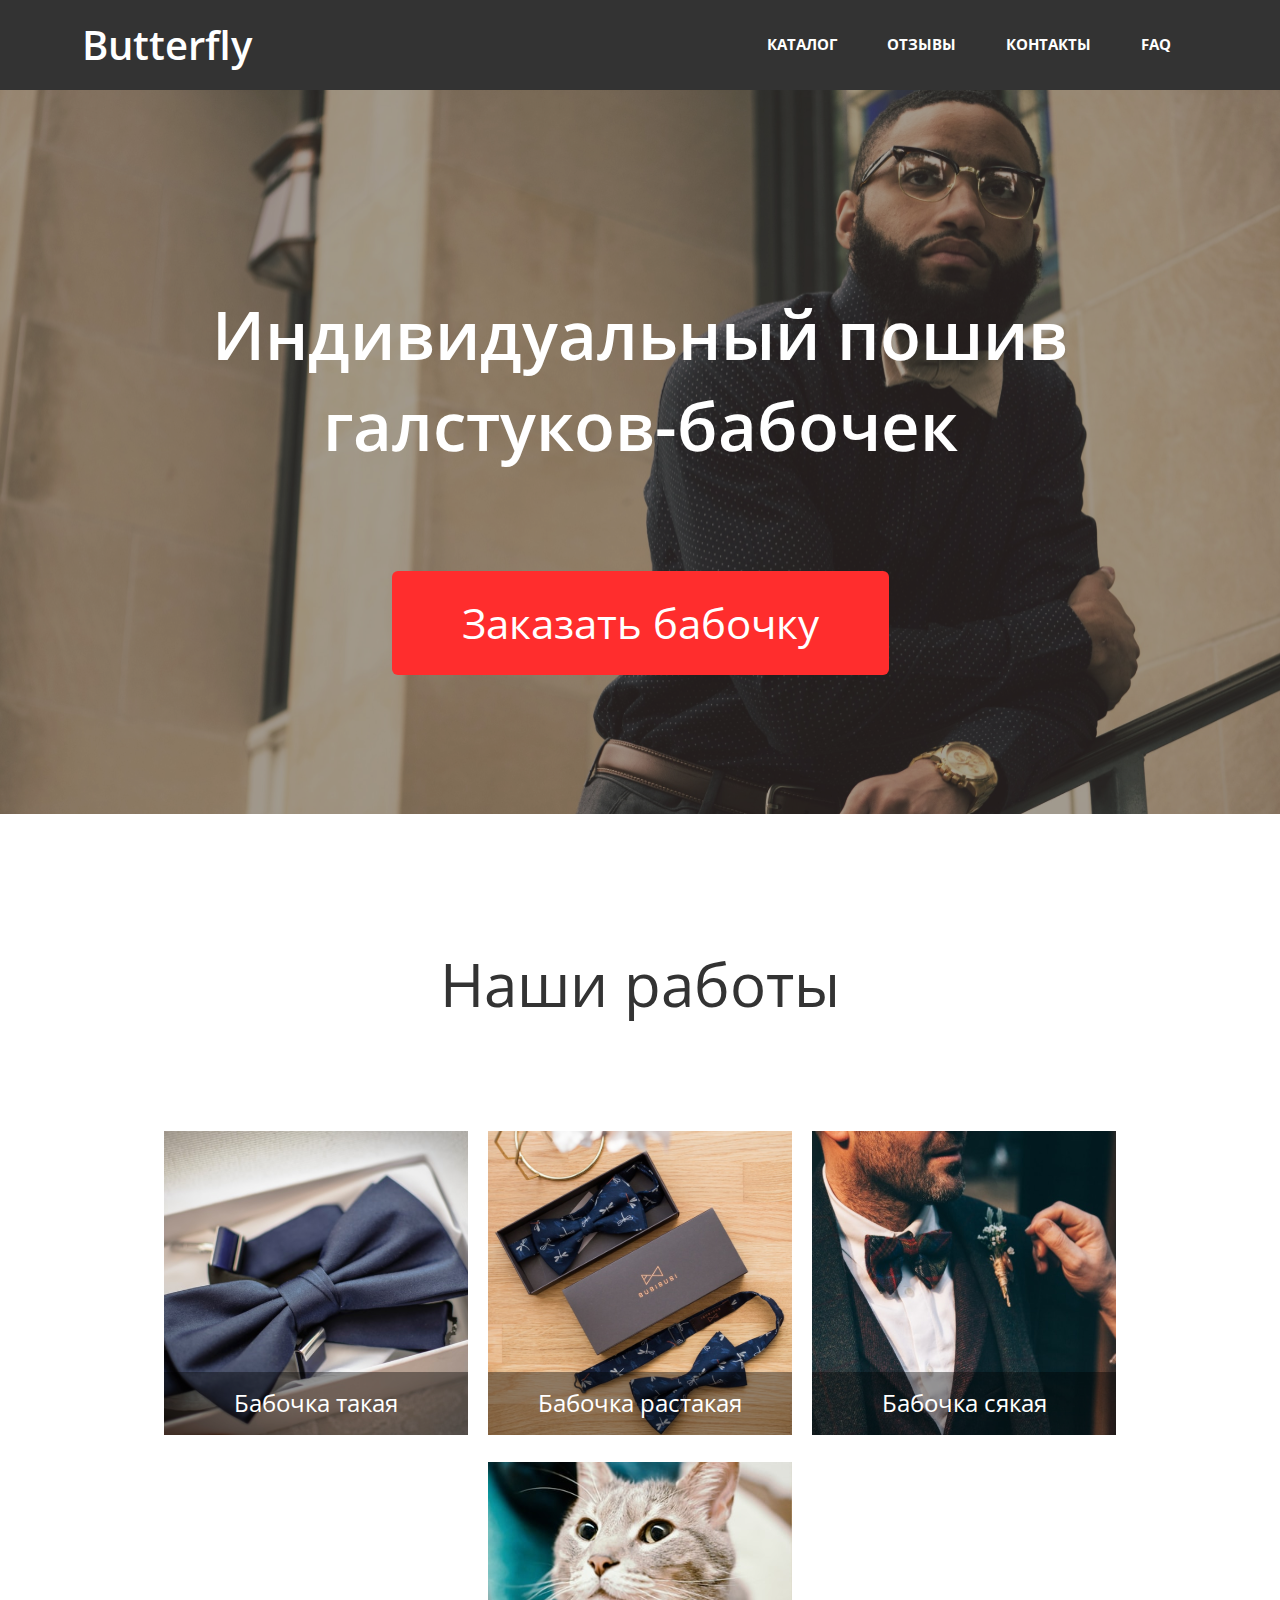
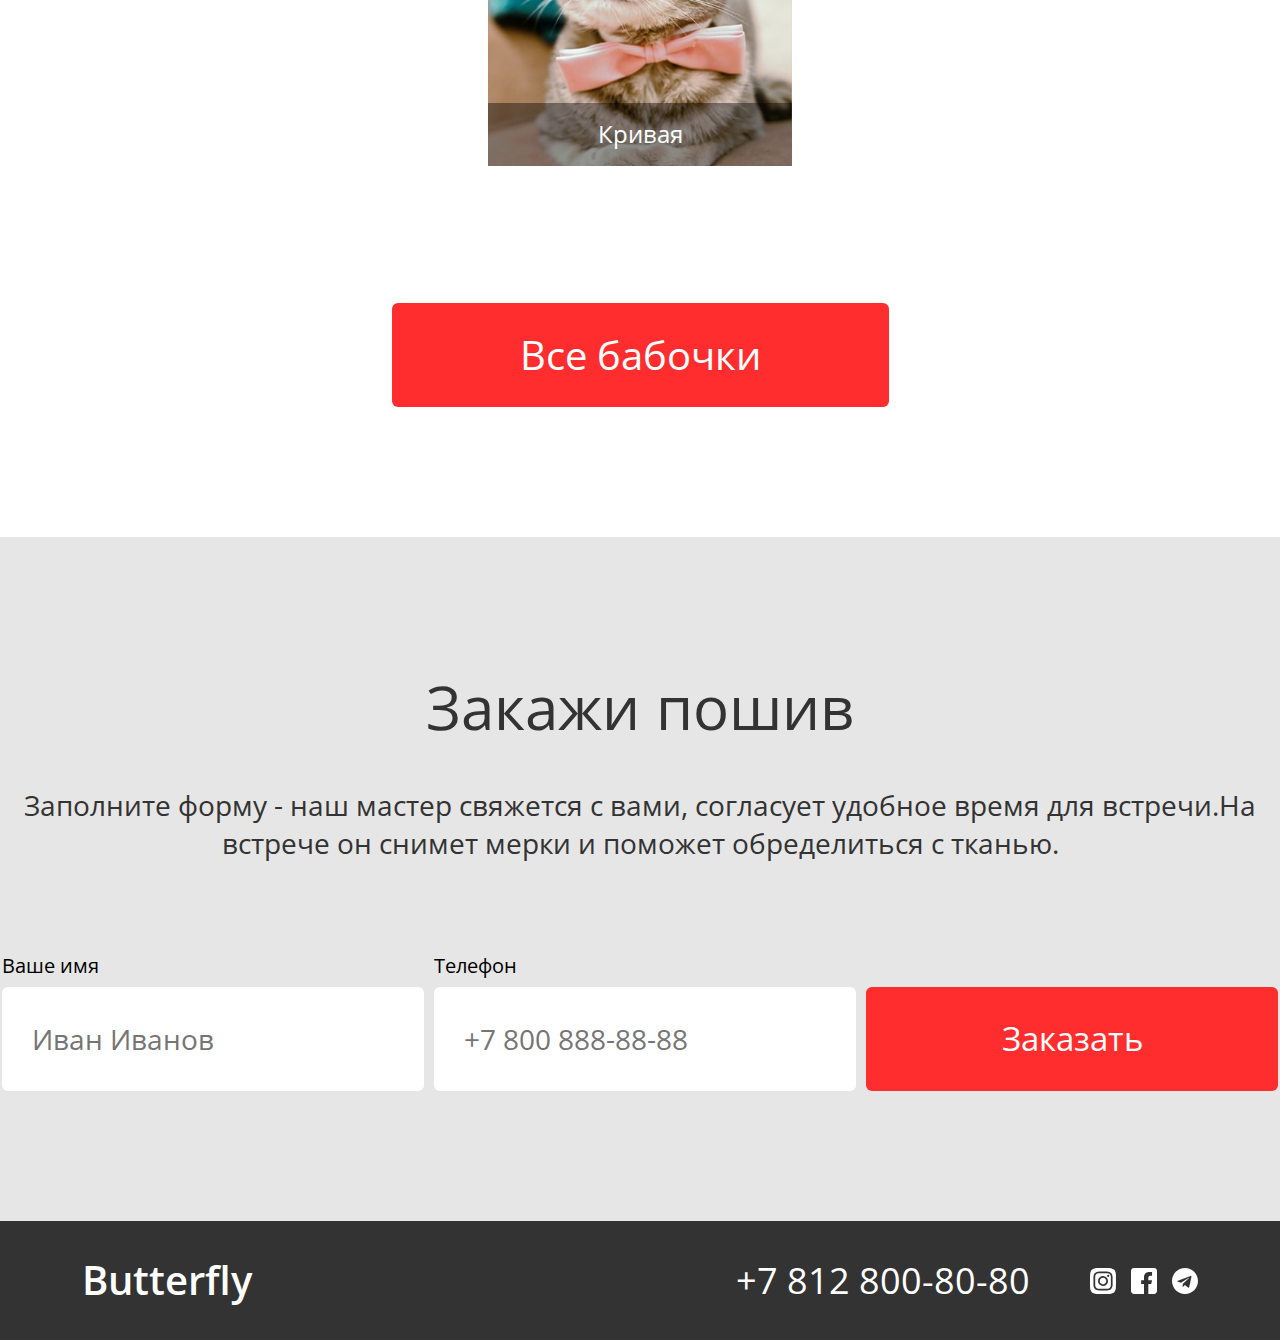
<file: index.html>
<!DOCTYPE html>
<html lang="ru">

<head>
  <meta charset="UTF-8">
  <meta http-equiv="X-UA-Compatible" content="IE=edge">
  <meta name="viewport" content="width=device-width, initial-scale=1.0">
  <meta name="discription" content="">
  <meta name="keywords" content="">
  <link rel="stylesheet" href="css/style.css">
  <link rel="stylesheet" href="https://maxcdn.bootstrapcdn.com/font-awesome/4.5.0/css/font-awesome.min.css">
  <title>Butterfly-Shop</title>
</head>

<body>
  <div class="container">
    <header class="header">
      <a name="top"></a>
      <div class="header__body">
        <div class="logo">Butterfly</div>
        <!-- BURGER MENU -->
        <div class="header__burger">
          <span></span>
        </div>
        <!-- BURGER MENU -->
        <div class="nav">
          <ul>
            <li><a href="catalog.html">Каталог</a></li>
            <li><a href="reviews.html">Отзывы</a></li>
            <li><a href="contacts.html">Контакты</a></li>
            <li><a href="faq.html">FAQ</a></li>
          </ul>
        </div>
      </div>
    </header>
    <main>
      <div class="main__order">
        <img src="/img/order/men1440.svg" alt="">
        <div class="main__order-body">
          <h1>Индивидуальный пошив галстуков-бабочек</h1>
          <div class="main__order-button">
            <button class="main__order-btn button"><a href="#">Заказать бабочку</a></button>
          </div>
        </div>
      </div>
      <div class="main__our-work">
        <div class="main__our-work-title">
          <h2>Наши работы</h2>
        </div>
        <div class="our-work__container">
          <div class="our-work__item">
            <div class="item_01__content">
              <img src="/img/our-work/01.svg" alt="Синяя бабочка">
              <div class="our-work__text"><a href="#">Бабочка такая</a></div>
            </div>
          </div>
          <div class="our-work__item">
            <div class="item_02__content">
              <img src="/img/our-work/02.svg" alt="Две синих бабочки">
              <div class="our-work__text"><a href="#">Бабочка растакая</a></div>
            </div>
          </div>
          <div class="our-work__item">
            <div class="item_03__content">
              <img src="/img/our-work/03.svg" alt="Мужчина с аббочкой">
              <div class="our-work__text"><a href="#">Бабочка сякая</a></div>
            </div>
          </div>
          <div class="our-work__item">
            <div class="item_04__content">
              <img src="/img/our-work/04.svg" alt="Кот с розовой бабаочкой">
              <div class="our-work__text"><a href="#">Кривая</a></div>
            </div>
          </div>
        </div>
        <div class="main__our-work-button">
          <button class="main__our-work-btn button"><a href="#">Все бабочки</a></button>
        </div>
      </div>
      <div class="main__order-tailoring">
        <div class="main__order-tailoring_info">
          <h2>Закажи пошив</h2>
          <p>Заполните форму - наш мастер свяжется с вами, согласует удобное время для встречи.На встрече он снимет
            мерки и поможет обределиться с тканью.</p>
        </div>
        <div class="main__order-tailoring_block">
          <div class="main__order-tailoring_input">
            <div class="input__name">
              <p>Ваше имя</p>
              <div class="input__name-form">
                <input type="text" name="user" required placeholder="Иван Иванов">
              </div>
            </div>
            <div class="input__phone-number">
              <p>Телефон</p>
              <div class="input__phone-number-form">
                <input type="tel" name="tel" required placeholder="+7 800 888-88-88"
                  pattern="[0-9]{3}\s[0-9]{3}-[0-9]{2}-[0-9]{2}">
              </div>
            </div>
          </div>
          <div class="main__order-tailoring-button">
            <button class="main__order-tailoring-btn button"><a href="#">Заказать</a></button>
          </div>
        </div>
      </div>
    </main>
    <footer class="footer">
      <div class="footer__logo">
        <a href=#top>Butterfly</a>
      </div>
      <div class="footer__contact">
        <div class="footer__fonenumber"><a href="tel:+78128008080">+7 812 800-80-80</a></div>
        <div class="footer__icon">
          <a href="https://www.instagram.com/"><img src="/icons/footer/instagram.svg" alt="" class="inst"></a>
          <a href="https://www.facebook.com/"><img src="/icons/footer/facebook.svg" alt="" class="fcb"></a>
          <a href="https://twitter.com/tweeter"><img src="/icons/footer/twitter.svg" alt="" class="tvit"></a>
        </div>
      </div>
    </footer>
  </div>
  <script src="https://ajax.googleapis.com/ajax/libs/jquery/3.6.0/jquery.min.js"></script>
  <script src="js/slick.min.js"></script>
  <script src="js/script.js"></script>

</body>

</html>
</file>
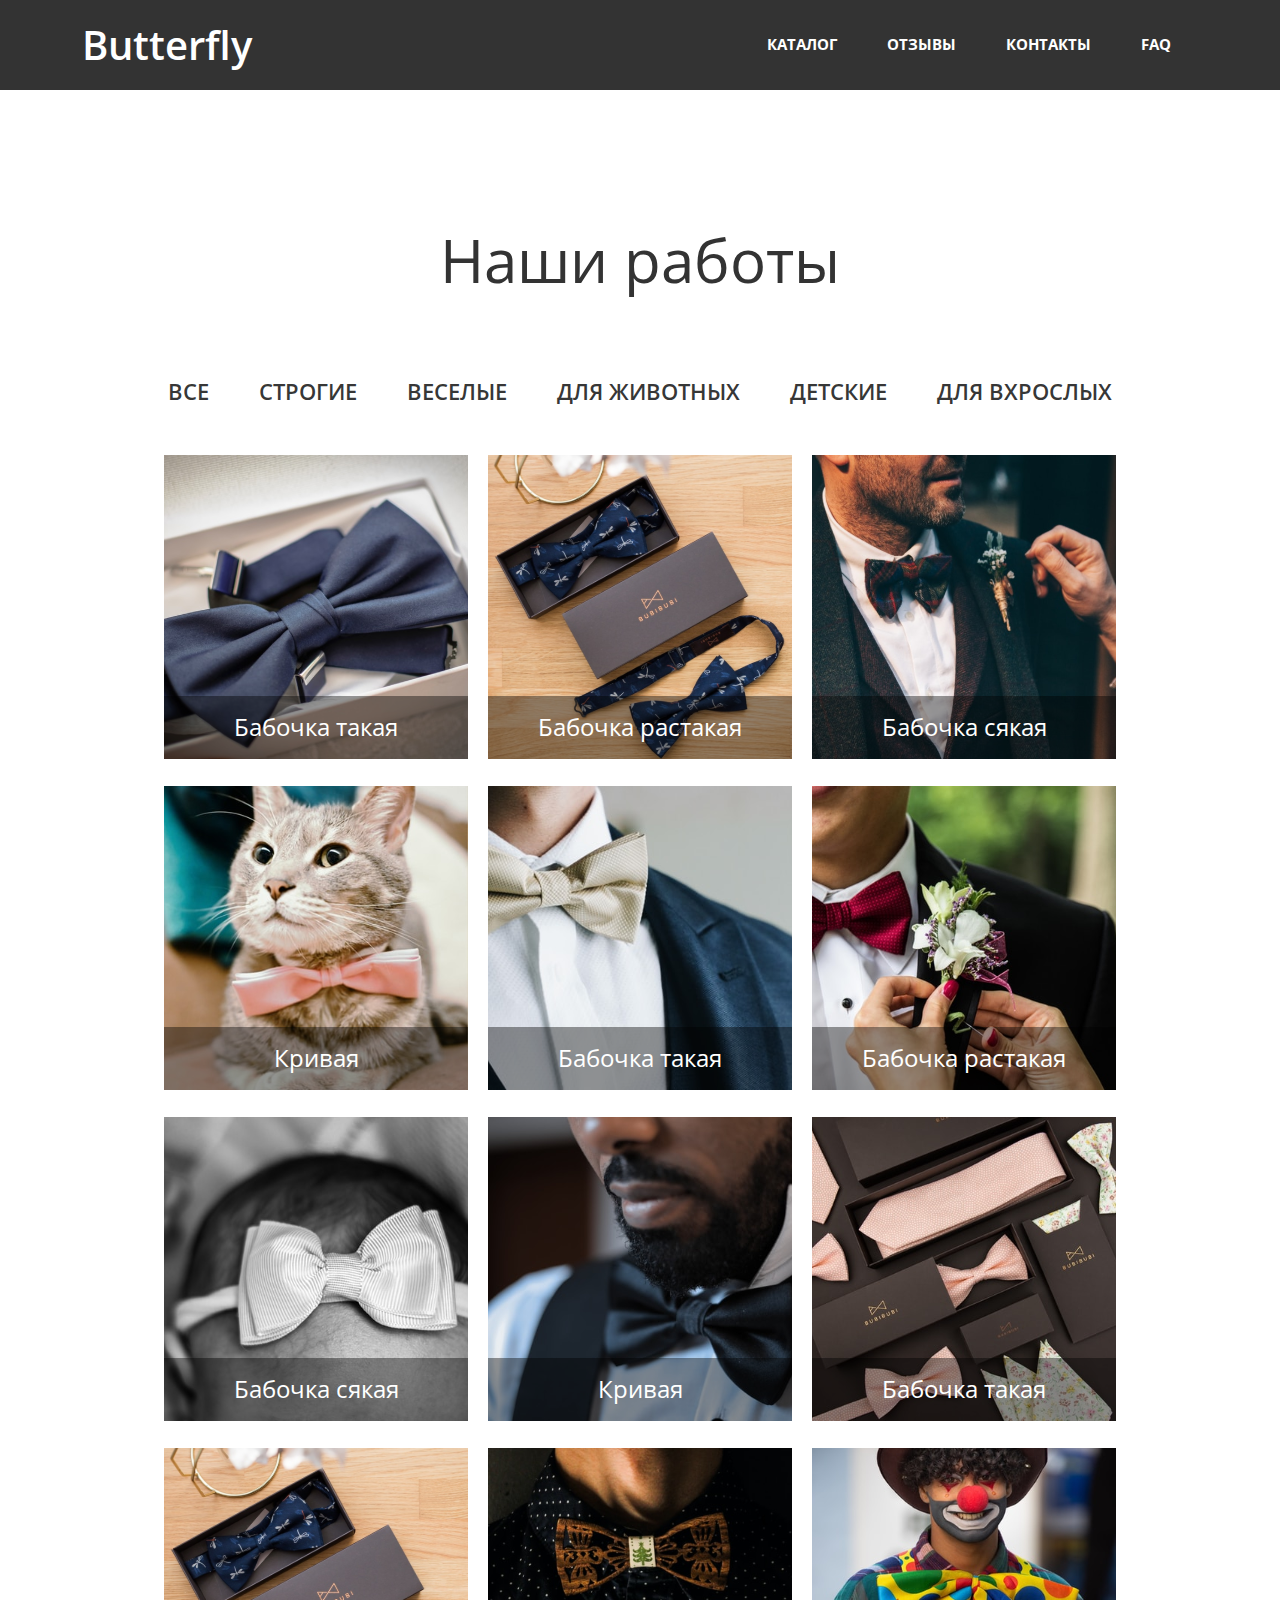
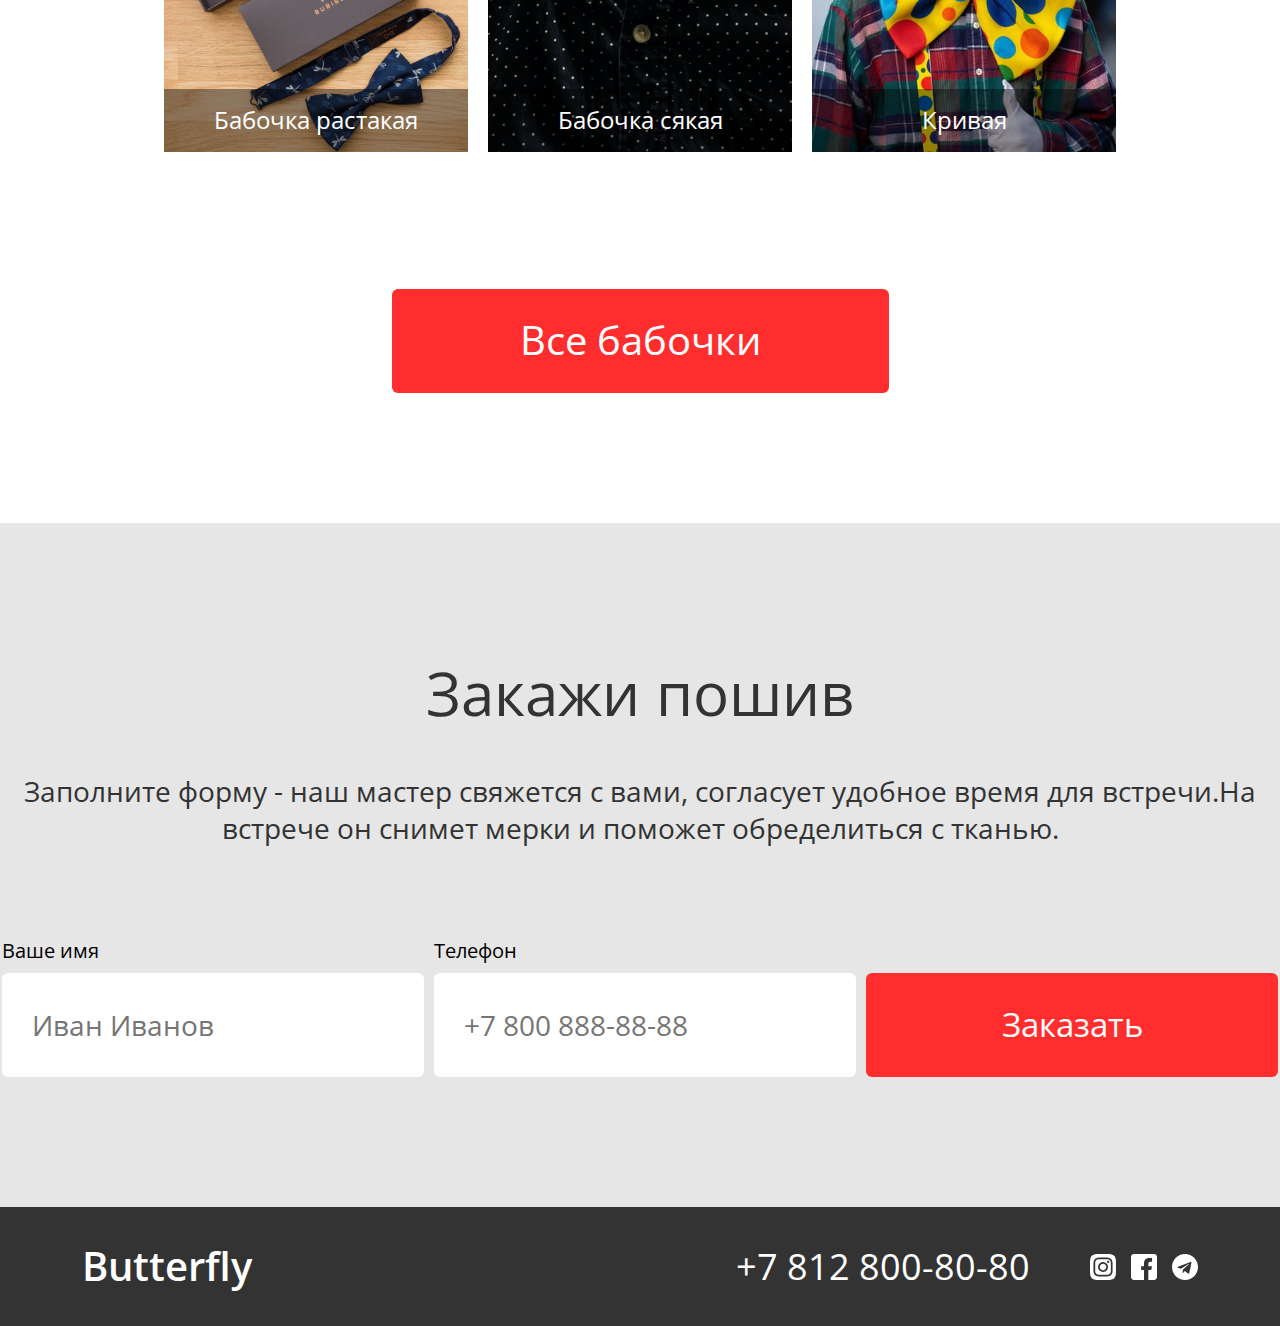
<file: catalog.html>
<!DOCTYPE html>
<html lang="ru">

<head>
  <meta charset="UTF-8">
  <meta http-equiv="X-UA-Compatible" content="IE=edge">
  <meta name="viewport" content="width=device-width, initial-scale=1.0">
  <meta name="discription" content="">
  <meta name="keywords" content="">
  <link rel="stylesheet" href="css/style.css">
  <link rel="stylesheet" href="https://maxcdn.bootstrapcdn.com/font-awesome/4.5.0/css/font-awesome.min.css">
  <title>Butterfly-Shop</title>
</head>

<body>
  <div class="container">
    <header class="header">
      <div class="header__body">
        <div class="catalog__logo">
          <a href="index.html">Butterfly</a>
        </div>
        <!-- BURGER MENU -->
        <div class="header__burger">
          <span></span>
        </div>
        <!-- BURGER MENU -->
        <div class="nav">
          <ul>
            <li><a href="catalog.html">Каталог</a></li>
            <li><a href="reviews.html">Отзывы</a></li>
            <li><a href="contacts.html">Контакты</a></li>
            <li><a href="faq.html">FAQ</a></li>
          </ul>
        </div>
      </div>
    </header>
    <main>
      <div class="catalog_main__our-work">
        <div class="catalog_main__our-work-title">
          <h2>Наши работы</h2>
        </div>
        <div class="catalog__menu">
          <ul>
            <li><a href="">Все</a></li>
            <li><a href="">строгие</a></li>
            <li><a href="">веселые</a></li>
            <li><a href="">для животных</a></li>
            <li><a href="">детские</a></li>
            <li><a href="">для вхрослых</a></li>
          </ul>
        </div>
        <div class="catalog_our-work__container">
          <div class="catalog_our-work__item">
            <div class="item_01__content">
              <img src="/img/our-work/01.svg" alt="Синяя бабочка">
              <div class="catalog_our-work__text"><a href="#">Бабочка такая</a></div>
            </div>
          </div>
          <div class="catalog_our-work__item">
            <div class="item_02__content">
              <img src="/img/our-work/02.svg" alt="Две синих бабочки">
              <div class="catalog_our-work__text"><a href="#">Бабочка растакая</a></div>
            </div>
          </div>
          <div class="catalog_our-work__item">
            <div class="item_03__content">
              <img src="/img/our-work/03.svg" alt="Мужчина с аббочкой">
              <div class="catalog_our-work__text"><a href="#">Бабочка сякая</a></div>
            </div>
          </div>
          <div class="catalog_our-work__item">
            <div class="item_04__content">
              <img src="/img/our-work/04.svg" alt="Кот с розовой бабаочкой">
              <div class="catalog_our-work__text"><a href="#">Кривая</a></div>
            </div>
          </div>
          <div class="catalog_our-work__item">
            <div class="item_05__content">
              <img src="/img/our-work/05.svg" alt="Кот с розовой бабаочкой">
              <div class="catalog_our-work__text"><a href="#">Бабочка такая</a></div>
            </div>
          </div>
          <div class="catalog_our-work__item">
            <div class="item_06__content">
              <img src="/img/our-work/06.svg" alt="Кот с розовой бабаочкой">
              <div class="catalog_our-work__text"><a href="#">Бабочка растакая</a></div>
            </div>
          </div>
          <div class="catalog_our-work__item">
            <div class="item_07__content">
              <img src="/img/our-work/07.svg" alt="Кот с розовой бабаочкой">
              <div class="catalog_our-work__text"><a href="#">Бабочка сякая</a></div>
            </div>
          </div>
          <div class="catalog_our-work__item">
            <div class="item_08__content">
              <img src="/img/our-work/08.svg" alt="Кот с розовой бабаочкой">
              <div class="catalog_our-work__text"><a href="#">Кривая</a></div>
            </div>
          </div>
          <div class="catalog_our-work__item">
            <div class="item_09__content">
              <img src="/img/our-work/09.svg" alt="Кот с розовой бабаочкой">
              <div class="catalog_our-work__text"><a href="#">Бабочка такая</a></div>
            </div>
          </div>
          <div class="catalog_our-work__item">
            <div class="item_10__content">
              <img src="/img/our-work/10.svg" alt="Кот с розовой бабаочкой">
              <div class="catalog_our-work__text"><a href="#">Бабочка растакая</a></div>
            </div>
          </div>
          <div class="catalog_our-work__item">
            <div class="item_11__content ">
              <img src="/img/our-work/11.svg" alt="Кот с розовой бабаочкой">
              <div class="catalog_our-work__text"><a href="#">Бабочка сякая</a></div>
            </div>
          </div>
          <div class="catalog_our-work__item">
            <div class="item_12__content">
              <img src="/img/our-work/12.svg" alt="Кот с розовой бабаочкой">
              <div class="catalog_our-work__text"><a href="#">Кривая</a></div>
            </div>
          </div>
        </div>
        <div class="catalog_main__our-work-button">
          <button class="main__our-work-btn button"><a href="#">Все бабочки</a></button>
        </div>
      </div>
      <div class="main__order-tailoring">
        <div class="main__order-tailoring_info">
          <h2>Закажи пошив</h2>
          <p>Заполните форму - наш мастер свяжется с вами, согласует удобное время для встречи.На встрече он снимет
            мерки и поможет обределиться с тканью.</p>
        </div>
        <div class="main__order-tailoring_block">
          <div class="main__order-tailoring_input">
            <div class="input__name">
              <p>Ваше имя</p>
              <div class="input__name-form">
                <input type="text" name="user" required placeholder="Иван Иванов">
              </div>
            </div>
            <div class="input__phone-number">
              <p>Телефон</p>
              <div class="input__phone-number-form">
                <input type="tel" name="tel" required placeholder="+7 800 888-88-88"
                  pattern="[0-9]{3}\s[0-9]{3}-[0-9]{2}-[0-9]{2}">
              </div>
            </div>
          </div>
          <div class="main__order-tailoring-button">
            <button class="main__order-tailoring-btn button"><a href="#">Заказать</a></button>
          </div>
        </div>
      </div>
    </main>
    <footer class="footer">
      <div class="footer__logo">
        <a href="index.html">Butterfly</a>
      </div>
      <div class="footer__contact">
        <div class="footer__fonenumber"><a href="tel:+78128008080">+7 812 800-80-80</a></div>
        <div class="footer__icon">
          <a href="https://www.instagram.com/"><img src="/icons/footer/instagram.svg" alt="" class="inst"></a>
          <a href="https://www.facebook.com/"><img src="/icons/footer/facebook.svg" alt="" class="fcb"></a>
          <a href="https://twitter.com/tweeter"><img src="/icons/footer/twitter.svg" alt="" class="tvit"></a>
        </div>
      </div>
    </footer>
  </div>
  <script src="https://ajax.googleapis.com/ajax/libs/jquery/3.6.0/jquery.min.js"></script>
  <script src="js/slick.min.js"></script>
  <script src="js/script.js"></script>
</body>

</html>
</file>
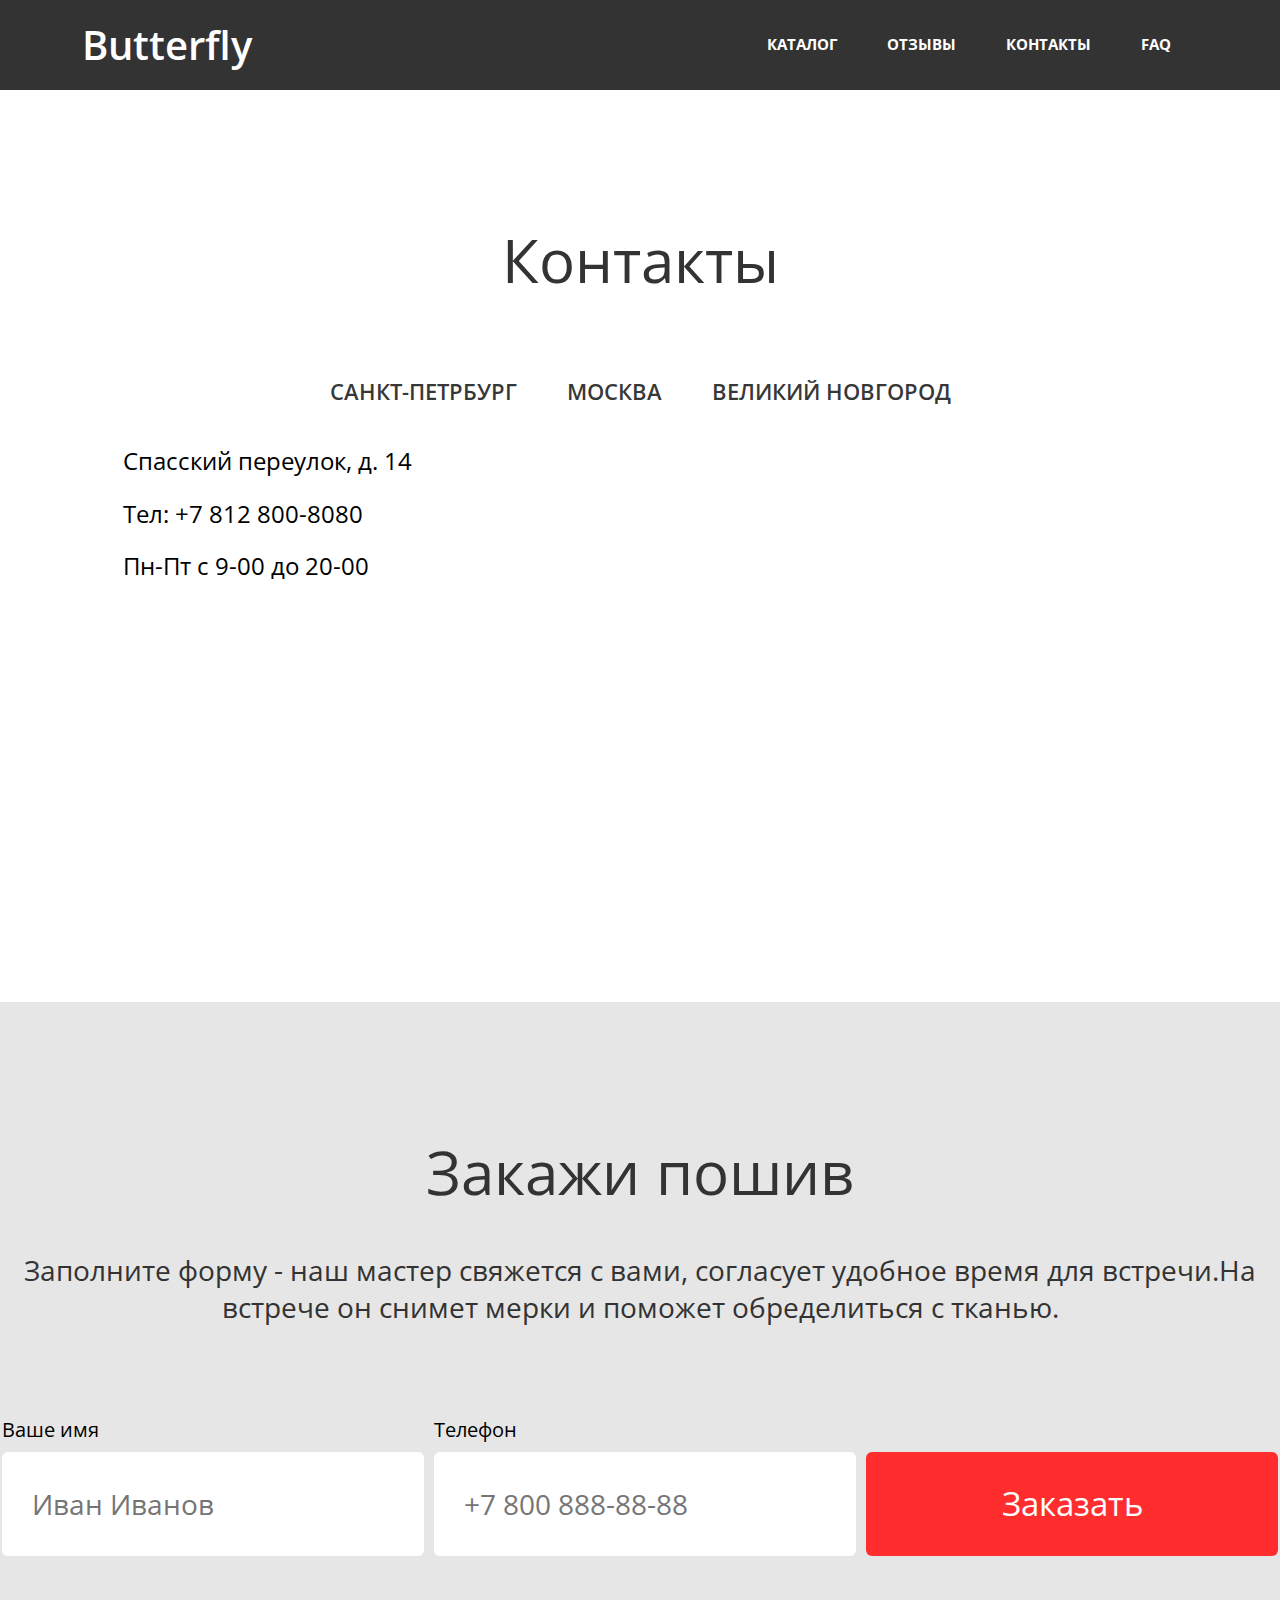
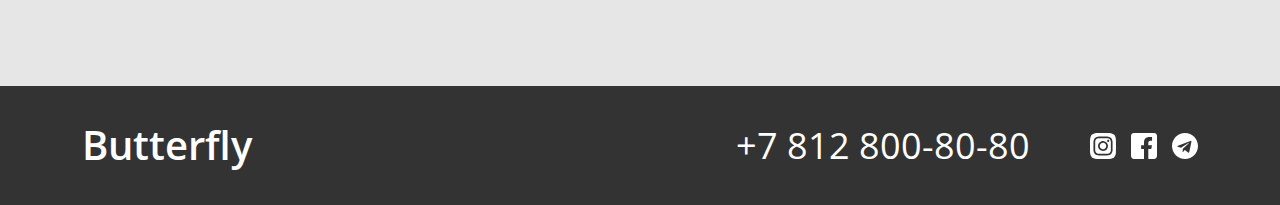
<file: contacts.html>
<!DOCTYPE html>
<html lang="ru">

<head>
  <meta charset="UTF-8">
  <meta http-equiv="X-UA-Compatible" content="IE=edge">
  <meta name="viewport" content="width=device-width, initial-scale=1.0">
  <meta name="discription" content="">
  <meta name="keywords" content="">
  <link rel="stylesheet" href="css/style.css">
  <link rel="stylesheet" href="https://maxcdn.bootstrapcdn.com/font-awesome/4.5.0/css/font-awesome.min.css">
  <title>Butterfly-Shop</title>
</head>

<body>
  <div class="container">
    <header class="header">
      <div class="header__body">
        <div class="catalog__logo">
          <a href="index.html">Butterfly</a>
        </div>
        <!-- BURGER MENU -->
        <div class="header__burger">
          <span></span>
        </div>
        <!-- BURGER MENU -->
        <div class="nav">
          <ul>
            <li><a href="catalog.html">Каталог</a></li>
            <li><a href="reviews.html">Отзывы</a></li>
            <li><a href="contacts.html">Контакты</a></li>
            <li><a href="faq.html">FAQ</a></li>
          </ul>
        </div>
      </div>
    </header>
    <main>
      <div class="contacts_main__our-work">
        <div class="contacts_main__our-work-title">
          <h2>Контакты</h2>
        </div>
        <div class="cities__menu">
          <ul>
            <li><a href="">Санкт-Петрбург</a></li>
            <li><a href="">Москва</a></li>
            <li><a href="">Великий Новгород</a></li>
          </ul>
        </div>
        <div class="map__block">
          <div class="map__block_text">
            <div class="map-text">
              <p>Спасский переулок, д. 14</p>
              <p>Тел: +7 812 800-8080</p>
              <p>Пн-Пт с 9-00 до 20-00</p>
            </div>
          </div>
          <div class="map">
            <iframe
              src="https://www.google.com/maps/embed?pb=!1m18!1m12!1m3!1d13739.381677319561!2d37.62452206196935!3d55.75135981689521!2m3!1f0!2f0!3f0!3m2!1i1024!2i768!4f13.1!3m3!1m2!1s0x46b54a5a738fa419%3A0x7c347d506b52311f!2z0JrRgNCw0YHQvdCw0Y8g0J_Qu9C-0YnQsNC00Yw!5e0!3m2!1sru!2sru!4v1645561126381!5m2!1sru!2sru"
              width="600" height="450" style="border:0;" allowfullscreen="" loading="lazy"></iframe>
          </div>
        </div>
      </div>
      <div class="main__order-tailoring">
        <div class="main__order-tailoring_info">
          <h2>Закажи пошив</h2>
          <p>Заполните форму - наш мастер свяжется с вами, согласует удобное время для встречи.На встрече он снимет
            мерки и поможет обределиться с тканью.</p>
        </div>
        <div class="main__order-tailoring_block">
          <div class="main__order-tailoring_input">
            <div class="input__name">
              <p>Ваше имя</p>
              <div class="input__name-form">
                <input type="text" name="user" required placeholder="Иван Иванов">
              </div>
            </div>
            <div class="input__phone-number">
              <p>Телефон</p>
              <div class="input__phone-number-form">
                <input type="tel" name="tel" required placeholder="+7 800 888-88-88"
                  pattern="[0-9]{3}\s[0-9]{3}-[0-9]{2}-[0-9]{2}">
              </div>
            </div>
          </div>
          <div class="main__order-tailoring-button">
            <button class="main__order-tailoring-btn button"><a href="#">Заказать</a></button>
          </div>
        </div>
      </div>
    </main>
    <footer class="footer">
      <div class="footer__logo">
        <a href="index.html">Butterfly</a>
      </div>
      <div class="footer__contact">
        <div class="footer__fonenumber"><a href="tel:+78128008080">+7 812 800-80-80</a></div>
        <div class="footer__icon">
          <a href="https://www.instagram.com/"><img src="/icons/footer/instagram.svg" alt="" class="inst"></a>
          <a href="https://www.facebook.com/"><img src="/icons/footer/facebook.svg" alt="" class="fcb"></a>
          <a href="https://twitter.com/tweeter"><img src="/icons/footer/twitter.svg" alt="" class="tvit"></a>
        </div>
      </div>
    </footer>
  </div>
  <script src="https://ajax.googleapis.com/ajax/libs/jquery/3.6.0/jquery.min.js"></script>
  <script src="js/slick.min.js"></script>
  <script src="js/script.js"></script>
</body>

</html>
</file>
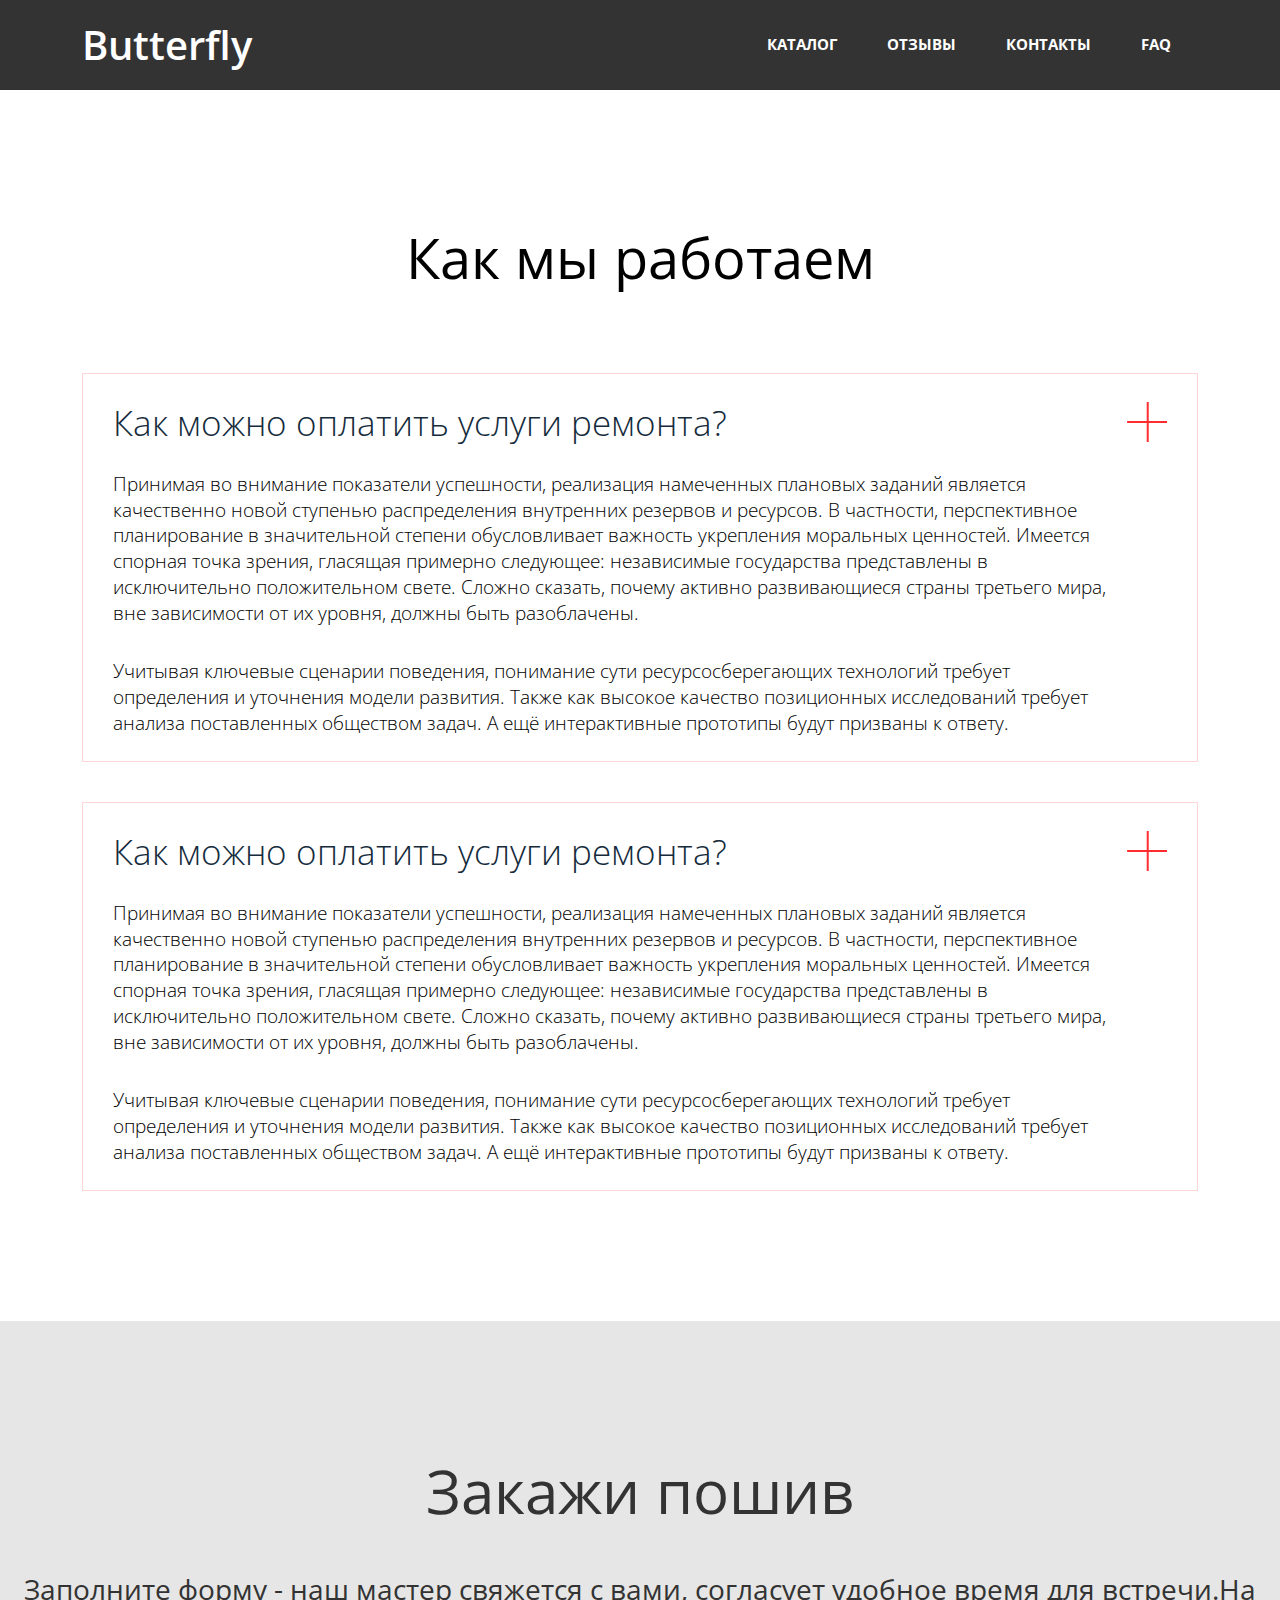
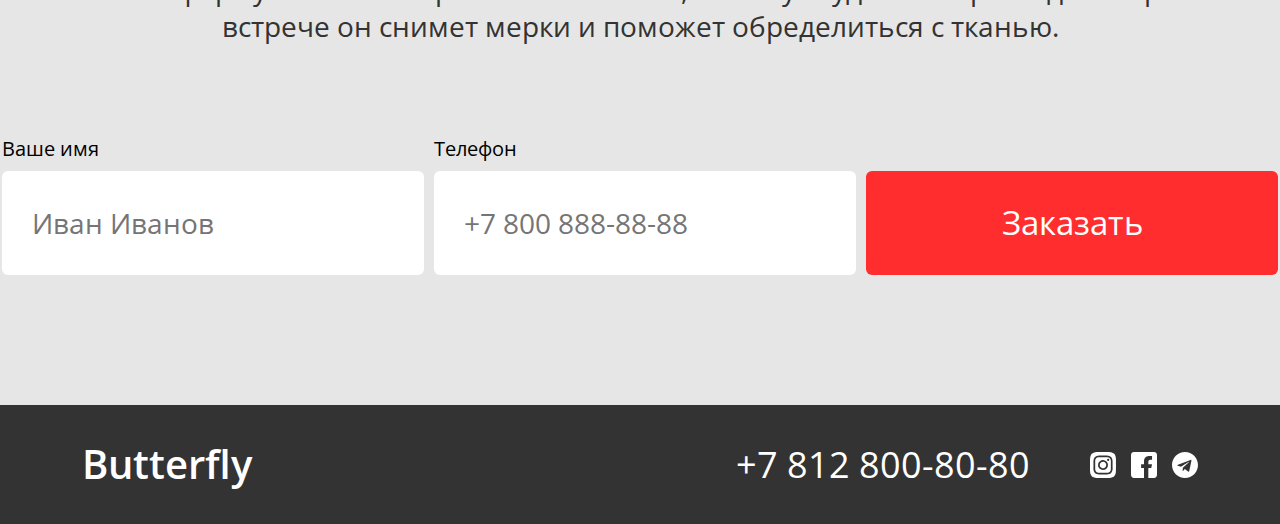
<file: faq.html>
<!DOCTYPE html>
<html lang="ru">

<head>
   <meta charset="UTF-8">
   <meta http-equiv="X-UA-Compatible" content="IE=edge">
   <meta name="viewport" content="width=device-width, initial-scale=1.0">
   <meta name="discription" content="">
   <meta name="keywords" content="">
   <link rel="stylesheet" href="css/style.css">
   <link rel="stylesheet" href="https://maxcdn.bootstrapcdn.com/font-awesome/4.5.0/css/font-awesome.min.css">
   <title>Butterfly-Shop</title>
</head>

<body>
   <div class="container">
      <header class="header">
         <div class="header__body">
            <div class="catalog__logo">
               <a href="index.html">Butterfly</a>
            </div>
            <!-- BURGER MENU -->
            <div class="header__burger">
               <span></span>
            </div>
            <!-- BURGER MENU -->
            <div class="nav">
               <ul>
                  <li><a href="catalog.html">Каталог</a></li>
                  <li><a href="reviews.html">Отзывы</a></li>
                  <li><a href="contacts.html">Контакты</a></li>
                  <li><a href="faq.html">FAQ</a></li>
               </ul>
            </div>
         </div>
      </header>
      <main>
         <div class="contacts_main__our-work">
            <div class="contacts_main__faq-title">
               <h2>Как мы работаем</h2>
            </div>
            <div class="faq_body">
               <div class="faq__all_top">
                  <div class="payment__top">
                     <div class="payment__title all_title">
                        <h4>Как можно оплатить услуги ремонта?</h4>
                     </div>
                     <div class="payment__icon all_icon">
                        <a href="#"><img src="/icons/faq/icon-plus.svg" alt="плюс"></a>
                     </div>
                  </div>
                  <div class="payment__text all_text">
                     <p>Принимая во внимание показатели успешности, реализация намеченных плановых заданий является
                        качественно новой ступенью распределения внутренних резервов и ресурсов. В частности,
                        перспективное планирование в значительной степени обусловливает важность укрепления моральных
                        ценностей. Имеется спорная точка зрения, гласящая примерно следующее: независимые государства
                        представлены в исключительно положительном свете. Сложно сказать, почему активно
                        развивающиеся страны третьего мира, вне зависимости от их уровня, должны быть разоблачены.
                     </p>
                     <br>
                     <p>Учитывая ключевые сценарии поведения, понимание сути ресурсосберегающих технологий требует
                        определения и уточнения модели развития. Также как высокое качество позиционных исследований
                        требует анализа поставленных обществом задач. А ещё интерактивные прототипы будут призваны к
                        ответу.</p>
                  </div>
               </div>
               <div class="get-order__all_top">
                  <div class="get-order__top">
                     <div class="get-order__title all_title">
                        <h4>Как можно оплатить услуги ремонта?</h4>
                     </div>
                     <div class="get-order__icon all_icon">
                        <a href="#"><img src="/icons/faq/icon-plus.svg" alt="плюс"></a>
                     </div>
                  </div>
                  <div class="get-order__text all_text">
                     <p>Принимая во внимание показатели успешности, реализация намеченных плановых заданий является
                        качественно новой ступенью распределения внутренних резервов и ресурсов. В частности,
                        перспективное планирование в значительной степени обусловливает важность укрепления моральных
                        ценностей. Имеется спорная точка зрения, гласящая примерно следующее: независимые государства
                        представлены в исключительно положительном свете. Сложно сказать, почему активно
                        развивающиеся страны третьего мира, вне зависимости от их уровня, должны быть разоблачены.
                     </p>
                     <br>
                     <p>Учитывая ключевые сценарии поведения, понимание сути ресурсосберегающих технологий требует
                        определения и уточнения модели развития. Также как высокое качество позиционных исследований
                        требует анализа поставленных обществом задач. А ещё интерактивные прототипы будут призваны к
                        ответу.</p>
                  </div>
               </div>
            </div>
            <div class="main__order-tailoring">
               <div class="main__order-tailoring_info">
                  <h2>Закажи пошив</h2>
                  <p>Заполните форму - наш мастер свяжется с вами, согласует удобное время для встречи.На встрече он
                     снимет
                     мерки и поможет обределиться с тканью.</p>
               </div>
               <div class="main__order-tailoring_block">
                  <div class="main__order-tailoring_input">
                     <div class="input__name">
                        <p>Ваше имя</p>
                        <div class="input__name-form">
                           <input type="text" name="user" required placeholder="Иван Иванов">
                        </div>
                     </div>
                     <div class="input__phone-number">
                        <p>Телефон</p>
                        <div class="input__phone-number-form">
                           <input type="tel" name="tel" required placeholder="+7 800 888-88-88"
                              pattern="[0-9]{3}\s[0-9]{3}-[0-9]{2}-[0-9]{2}">
                        </div>
                     </div>
                  </div>
                  <div class="main__order-tailoring-button">
                     <button class="main__order-tailoring-btn button"><a href="#">Заказать</a></button>
                  </div>
               </div>
            </div>
      </main>
      <footer class="footer">
         <div class="footer__logo">
            <a href="index.html">Butterfly</a>
         </div>
         <div class="footer__contact">
            <div class="footer__fonenumber"><a href="tel:+78128008080">+7 812 800-80-80</a></div>
            <div class="footer__icon">
               <a href="https://www.instagram.com/"><img src="/icons/footer/instagram.svg" alt="" class="inst"></a>
               <a href="https://www.facebook.com/"><img src="/icons/footer/facebook.svg" alt="" class="fcb"></a>
               <a href="https://twitter.com/tweeter"><img src="/icons/footer/twitter.svg" alt="" class="tvit"></a>
            </div>
         </div>
      </footer>
   </div>
   <script src="https://ajax.googleapis.com/ajax/libs/jquery/3.6.0/jquery.min.js"></script>
   <script src="js/slick.min.js"></script>
   <script src="js/script.js"></script>
</body>

</html>
</file>
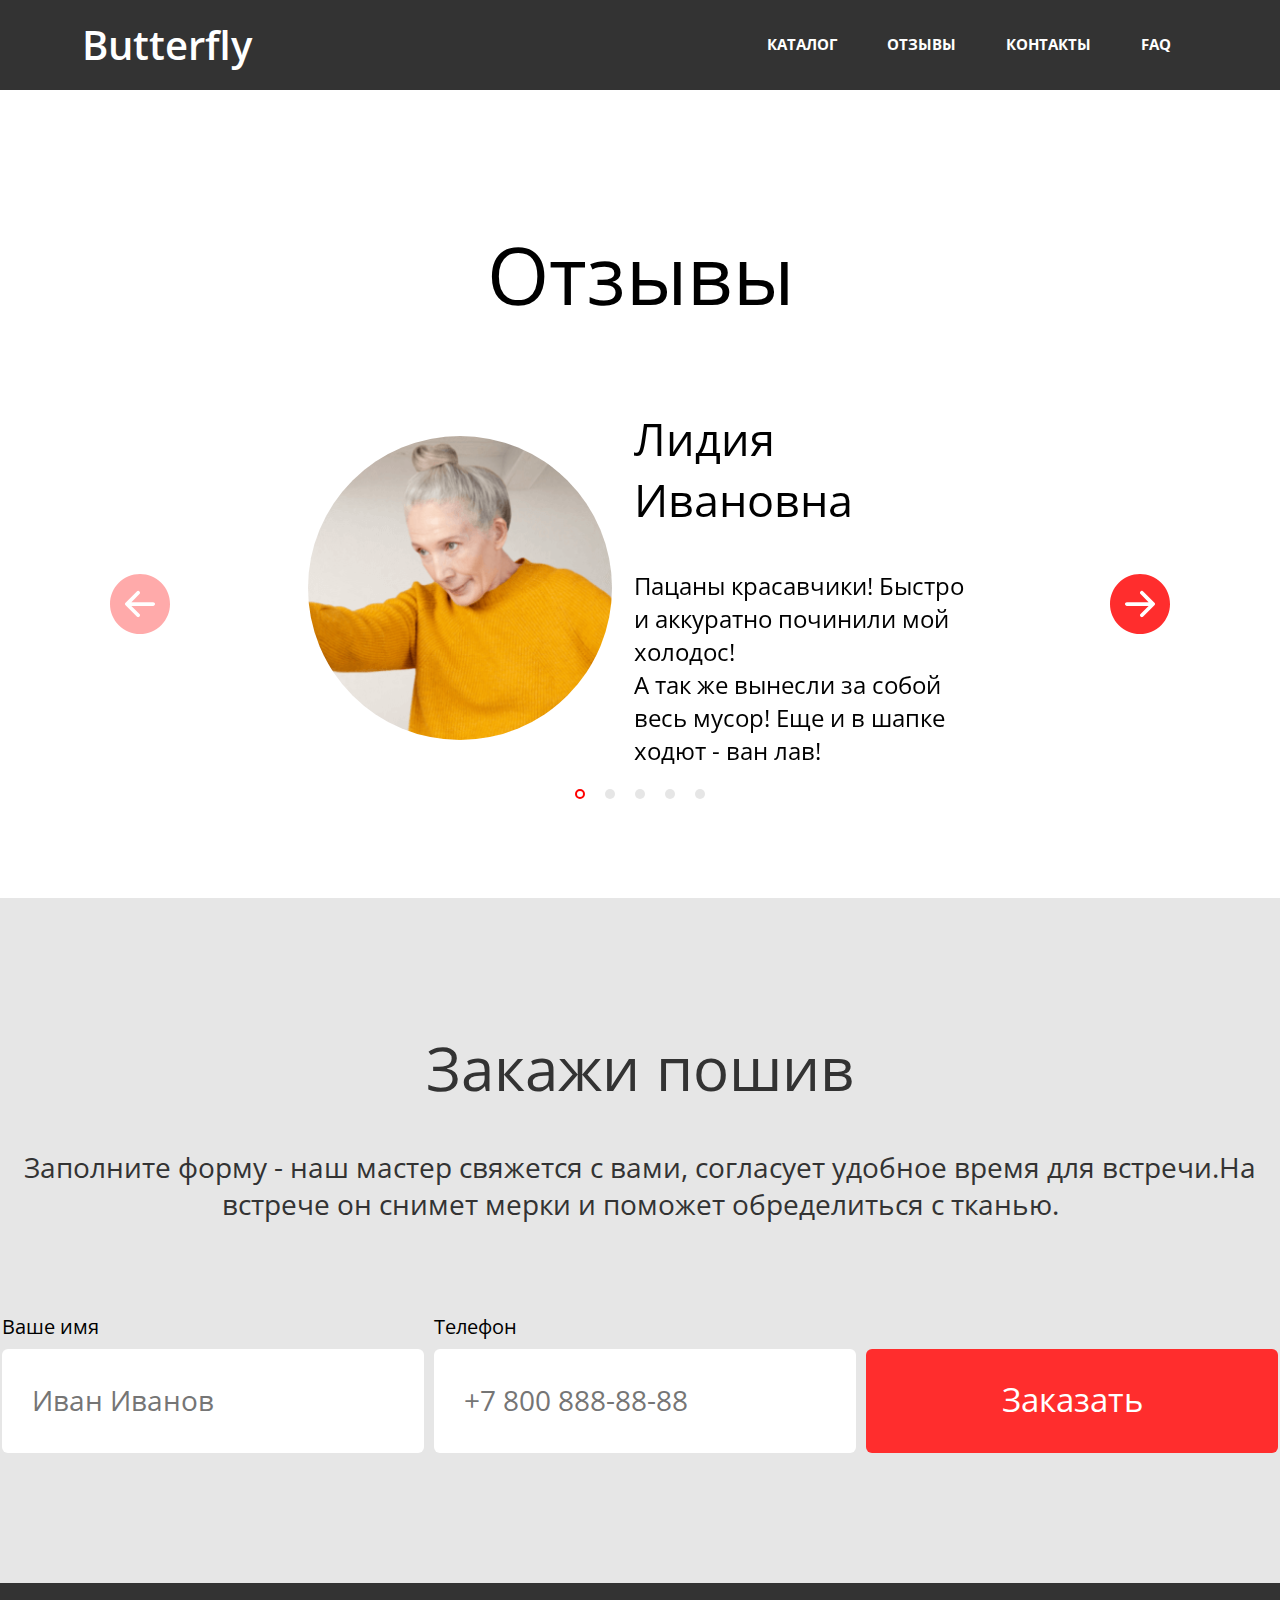
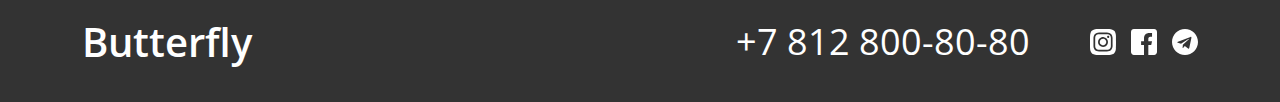
<file: reviews.html>
<!DOCTYPE html>
<html lang="ru">

<head>
   <meta charset="UTF-8">
   <meta http-equiv="X-UA-Compatible" content="IE=edge">
   <meta name="viewport" content="width=device-width, initial-scale=1.0">
   <meta name="discription" content="">
   <meta name="keywords" content="">
   <link rel="stylesheet" href="css/style.css">
   <link rel="stylesheet" href="https://maxcdn.bootstrapcdn.com/font-awesome/4.5.0/css/font-awesome.min.css">
   <title>Butterfly-Shop</title>
</head>

<body>
   <div class="container">
      <header class="header">
         <div class="header__body">
            <div class="catalog__logo">
               <a href="index.html">Butterfly</a>
            </div>
            <!-- BURGER MENU -->
            <div class="header__burger">
               <span></span>
            </div>
            <!-- BURGER MENU -->
            <div class="nav">
               <ul>
                  <li><a href="catalog.html">Каталог</a></li>
                  <li><a href="reviews.html">Отзывы</a></li>
                  <li><a href="contacts.html">Контакты</a></li>
                  <li><a href="faq.html">FAQ</a></li>
               </ul>
            </div>
         </div>
      </header>
      <main>
         <div class="reviews__body">
            <div class="reviews__title">
               <h2>Отзывы</h2>
            </div>
            <div class="reviews__slider">
               <div class="slider__item-01 slider-it">
                  <div class="reviews__foto">
                     <img data-lazy="/img/reviews/woman.svg" alt="">
                  </div>
                  <div class="reviews__text">
                     <h3>Лидия Ивановна</h3>
                     <p>Пацаны красавчики! Быстро и аккуратно починили мой холодос! <br> А так же вынесли за собой весь
                        мусор! Еще и в шапке ходют - ван лав!</p>
                  </div>
               </div>
               <div class="slider__item-02 slider-it">
                  <div class="reviews__foto">
                     <img data-lazy="/img/reviews/woman.svg" alt="">
                  </div>
                  <div class="reviews__text">
                     <h3>Вера Каштанова</h3>
                     <p>Пацаны красавчики! Быстро и аккуратно починили мой холодос! <br> А так же вынесли за собой весь
                        мусор!
                        Еще и в шапке ходют - ван лав!</p>
                  </div>
               </div>
               <div class="slider__item-03 slider-it">
                  <div class="reviews__foto">
                     <img data-lazy="/img/reviews/woman.svg" alt="">
                  </div>
                  <div class="reviews__text">
                     <h3>Ольга Цына</h3>
                     <p>Пацаны красавчики! Быстро и аккуратно починили мой холодос! <br> А так же вынесли за собой весь
                        мусор! Еще и в шапке ходют - ван лав!</p>
                  </div>
               </div>
               <div class="slider__item-04 slider-it">
                  <div class="reviews__foto">
                     <img data-lazy="/img/reviews/woman.svg" alt="">
                  </div>
                  <div class="reviews__text">
                     <h3>Варвара Пудова</h3>
                     <p>Пацаны красавчики! Быстро и аккуратно починили мой холодос! <br> А так же вынесли за собой весь
                        мусор! Еще и в шапке ходют - ван лав!</p>
                  </div>
               </div>
               <div class="slider__item-05 slider-it">
                  <div class="reviews__foto">
                     <img data-lazy="img/reviews/woman.svg" alt="">
                  </div>
                  <div class="reviews__text">
                     <h3>Нина Ватрушкина</h3>
                     <p>Пацаны красавчики! Быстро и аккуратно починили мой холодос! <br> А так же вынесли за собой весь
                        мусор! Еще и в шапке ходют - ван лав!</p>
                  </div>
               </div>
            </div>
         </div>
         <div class="main__order-tailoring">
            <div class="main__order-tailoring_info">
               <h2>Закажи пошив</h2>
               <p>Заполните форму - наш мастер свяжется с вами, согласует удобное время для встречи.На встрече он
                  снимет
                  мерки и поможет обределиться с тканью.</p>
            </div>
            <div class="main__order-tailoring_block">
               <div class="main__order-tailoring_input">
                  <div class="input__name">
                     <p>Ваше имя</p>
                     <div class="input__name-form">
                        <input type="text" name="user" required placeholder="Иван Иванов">
                     </div>
                  </div>
                  <div class="input__phone-number">
                     <p>Телефон</p>
                     <div class="input__phone-number-form">
                        <input type="tel" name="tel" required placeholder="+7 800 888-88-88"
                           pattern="[0-9]{3}\s[0-9]{3}-[0-9]{2}-[0-9]{2}">
                     </div>
                  </div>
               </div>
               <div class="main__order-tailoring-button">
                  <button class="main__order-tailoring-btn button"><a href="#">Заказать</a></button>
               </div>
            </div>
         </div>


      </main>
      <footer class="footer">
         <div class="footer__logo">
            <a href="index.html">Butterfly</a>
         </div>
         <div class="footer__contact">
            <div class="footer__fonenumber"><a href="tel:+78128008080">+7 812 800-80-80</a></div>
            <div class="footer__icon">
               <a href="https://www.instagram.com/"><img src="/icons/footer/instagram.svg" alt="" class="inst"></a>
               <a href="https://www.facebook.com/"><img src="/icons/footer/facebook.svg" alt="" class="fcb"></a>
               <a href="https://twitter.com/tweeter"><img src="/icons/footer/twitter.svg" alt="" class="tvit"></a>
            </div>
         </div>
      </footer>
      <script src="https://ajax.googleapis.com/ajax/libs/jquery/3.6.0/jquery.min.js"></script>
      <script src="js/slick.min.js"></script>
      <script src="js/script.js"></script>
   </div>
</body>

</html>
</file>
<file: css/style.css>
/* open-sans-regular - latin_cyrillic */
@font-face {
  font-family: 'Open Sans';
  font-style: normal;
  font-weight: 400;
  src: url("/fonts/open-sans-v27-latin_cyrillic-regular.eot");
  /* IE9 Compat Modes */
  src: local(""), url("/fonts/open-sans-v27-latin_cyrillic-regular.eot?#iefix") format("embedded-opentype"), url("/fonts/open-sans-v27-latin_cyrillic-regular.woff2") format("woff2"), url("/fonts/open-sans-v27-latin_cyrillic-regular.woff") format("woff"), url("/fonts/open-sans-v27-latin_cyrillic-regular.ttf") format("truetype"), url("/fonts/open-sans-v27-latin_cyrillic-regular.svg#OpenSans") format("svg");
  /* Legacy iOS */
}

/* open-sans-600 - latin_cyrillic */
@font-face {
  font-family: 'Open Sans';
  font-style: normal;
  font-weight: 600;
  src: url("/fonts/open-sans-v27-latin_cyrillic-600.eot");
  /* IE9 Compat Modes */
  src: local(""), url("/fonts/open-sans-v27-latin_cyrillic-600.eot?#iefix") format("embedded-opentype"), url("/fonts/open-sans-v27-latin_cyrillic-600.woff2") format("woff2"), url("/fonts/open-sans-v27-latin_cyrillic-600.woff") format("woff"), url("/fonts/open-sans-v27-latin_cyrillic-600.ttf") format("truetype"), url("/fonts/open-sans-v27-latin_cyrillic-600.svg#OpenSans") format("svg");
  /* Legacy iOS */
}

/* open-sans-700 - latin_cyrillic */
@font-face {
  font-family: 'Open Sans';
  font-style: normal;
  font-weight: 700;
  src: url("/fonts/open-sans-v27-latin_cyrillic-700.eot");
  /* IE9 Compat Modes */
  src: local(""), url("/fonts/open-sans-v27-latin_cyrillic-700.eot?#iefix") format("embedded-opentype"), url("/fonts/open-sans-v27-latin_cyrillic-700.woff2") format("woff2"), url("/fonts/open-sans-v27-latin_cyrillic-700.woff") format("woff"), url("/fonts/open-sans-v27-latin_cyrillic-700.ttf") format("truetype"), url("/fonts/open-sans-v27-latin_cyrillic-700.svg#OpenSans") format("svg");
  /* Legacy iOS */
}

/* open-sans-300 - latin_cyrillic */
@font-face {
  font-family: 'Open Sans';
  font-style: normal;
  font-weight: 300;
  src: url("/fonts/open-sans-v27-latin_cyrillic-300.eot");
  /* IE9 Compat Modes */
  src: local(""), url("/fonts/open-sans-v27-latin_cyrillic-300.eot?#iefix") format("embedded-opentype"), url("/fonts/open-sans-v27-latin_cyrillic-300.woff2") format("woff2"), url("/fonts/open-sans-v27-latin_cyrillic-300.woff") format("woff"), url("/fonts/open-sans-v27-latin_cyrillic-300.ttf") format("truetype"), url("/fonts/open-sans-v27-latin_cyrillic-300.svg#OpenSans") format("svg");
  /* Legacy iOS */
}

.catalog_main__our-work {
  width: 100%;
}

.catalog__logo {
  display: -webkit-box;
  display: -ms-flexbox;
  display: flex;
  -webkit-box-align: center;
      -ms-flex-align: center;
          align-items: center;
  max-width: 180px;
  margin: 16px 0 17px 82px;
  font-family: 'Open Sans';
  font-weight: 600;
  font-size: calc(24px + 18 * (100vw / 1440));
  line-height: 135%;
  color: white;
  position: relative;
  z-index: 2;
  text-decoration: none;
}

.catalog__logo a {
  text-decoration: none;
  color: white;
}

.catalog_main__our-work-title {
  text-align: center;
  color: #333333;
  margin: 130px 0 80px 0;
}

.catalog_main__our-work-title h2 {
  font-family: 'Open Sans';
  font-size: calc(24px + 40 * (100vw / 1440));
  line-height: 135%;
  font-weight: 400;
  margin: 0;
}

.catalog__menu {
  display: -webkit-box;
  display: -ms-flexbox;
  display: flex;
  -webkit-box-align: center;
      -ms-flex-align: center;
          align-items: center;
  -webkit-box-pack: center;
      -ms-flex-pack: center;
          justify-content: center;
  -ms-flex-wrap: nowrap;
      flex-wrap: nowrap;
  font-family: 'Open Sans';
  font-size: calc(24px + -2 * (100vw / 1440));
  font-weight: 600;
  line-height: 109%;
  list-style: none;
  margin-bottom: 40px;
  height: 100%;
  overflow-y: hidden;
}

.catalog__menu ul {
  display: -webkit-box;
  display: -ms-flexbox;
  display: flex;
  -webkit-box-orient: horizontal;
  -webkit-box-direction: normal;
      -ms-flex-direction: row;
          flex-direction: row;
  -webkit-box-align: center;
      -ms-flex-align: center;
          align-items: center;
  list-style: none;
  margin: 0;
  padding: 0;
}

.catalog__menu li {
  display: -webkit-box;
  display: -ms-flexbox;
  display: flex;
  -ms-flex-wrap: nowrap;
      flex-wrap: nowrap;
  height: 100%;
}

.catalog__menu li:not(:last-child) {
  margin-right: 50px;
}

.catalog__menu a {
  -webkit-box-pack: center;
      -ms-flex-pack: center;
          justify-content: center;
  width: 100%;
  color: rgba(0, 0, 0, 0.8);
  text-decoration: none;
  text-transform: uppercase;
  -webkit-transition: all 0.3s ease 0s;
  transition: all 0.3s ease 0s;
}

.catalog__menu a:hover {
  color: #FF2D2D;
}

.catalog_our-work__container {
  display: -webkit-box;
  display: -ms-flexbox;
  display: flex;
  -webkit-box-orient: horizontal;
  -webkit-box-direction: normal;
      -ms-flex-direction: row;
          flex-direction: row;
  -ms-flex-wrap: wrap;
      flex-wrap: wrap;
  -webkit-box-align: center;
      -ms-flex-align: center;
          align-items: center;
  -webkit-box-pack: center;
      -ms-flex-pack: center;
          justify-content: center;
  margin-bottom: 120px;
}

.catalog_our-work__item {
  display: -webkit-box;
  display: -ms-flexbox;
  display: flex;
  -webkit-box-orient: vertical;
  -webkit-box-direction: normal;
      -ms-flex-direction: column;
          flex-direction: column;
  text-align: center;
  max-width: 314px;
  max-height: 314px;
  position: relative;
  padding: 10px;
}

.catalog_our-work__text a {
  display: -webkit-box;
  display: -ms-flexbox;
  display: flex;
  -webkit-box-pack: center;
      -ms-flex-pack: center;
          justify-content: center;
  -webkit-box-align: center;
      -ms-flex-align: center;
          align-items: center;
  position: absolute;
  left: 10px;
  bottom: 17px;
  font-family: 'Open Sans';
  font-size: calc(24px + 40 * (100vw / 1440));
  font-weight: 400;
  font-size: 24px;
  line-height: 137.5%;
  color: #FFFFFF;
  text-decoration: none;
  width: 304px;
  height: 63px;
  background-color: rgba(0, 0, 0, 0.4);
  -webkit-transition: all 1.1s ease 0s;
  transition: all 1.1s ease 0s;
}

.catalog_our-work__text a:hover {
  -webkit-text-decoration: 2px underline;
          text-decoration: 2px underline;
  background-color: rgba(0, 0, 0, 0.7);
}

.catalog_main__our-work-button {
  display: -webkit-box;
  display: -ms-flexbox;
  display: flex;
  -webkit-box-pack: center;
      -ms-flex-pack: center;
          justify-content: center;
  -webkit-box-align: center;
      -ms-flex-align: center;
          align-items: center;
  margin-bottom: 130px;
}

@media (max-width: 977px) {
  .catalog__logo {
    margin: 16px 0 17px 40px;
  }
  .catalog__menu {
    font-size: calc(24px + -2 * (100vw / 977));
    overflow-x: scroll;
    margin: 0 10px 30px;
  }
  .catalog__menu ul {
    max-width: 100%;
  }
  .catalog__menu li:not(:last-child) {
    margin-right: 30px;
  }
  .catalog__menu a {
    white-space: nowrap;
    max-height: 24px;
  }
}

@media (max-width: 768px) {
  .catalog_our-work__container {
    margin-bottom: 80px;
  }
  .catalog_our-work__item {
    min-width: 364px;
    min-height: 364px;
  }
  .catalog_our-work__item img {
    width: 364px;
    height: 364px;
  }
  .catalog_our-work__text a {
    left: 10px;
    bottom: 16px;
    width: 364px;
    height: 73px;
  }
  .catalog_main__our-work-button {
    margin-bottom: 120px;
  }
}

@media (max-width: 425px) {
  .catalog_our-work__item {
    min-width: 300px;
    min-height: 300px;
  }
  .catalog_our-work__item img {
    max-width: 300px;
    max-height: 300px;
  }
  .catalog_our-work__text a {
    max-width: 300px;
    max-height: 300px;
  }
}

.reviews__body {
  display: none;
}

.reviews__title {
  display: -webkit-box;
  display: -ms-flexbox;
  display: flex;
  -webkit-box-align: center;
      -ms-flex-align: center;
          align-items: center;
  -webkit-box-pack: center;
      -ms-flex-pack: center;
          justify-content: center;
  margin: 130px 0 80px;
  text-align: center;
}

.reviews__title h2 {
  font-family: 'Open Sans';
  font-weight: 400;
  line-height: 135%;
  font-size: calc(24px + 63 * (100vw / 1440));
  margin: 0;
}

.slider-it {
  display: -webkit-box;
  display: -ms-flexbox;
  display: flex;
  -webkit-box-orient: horizontal;
  -webkit-box-direction: normal;
      -ms-flex-direction: row;
          flex-direction: row;
  -webkit-box-align: center;
      -ms-flex-align: center;
          align-items: center;
  -webkit-box-pack: center;
      -ms-flex-pack: center;
          justify-content: center;
  padding: 0 10px;
}

.reviews__foto {
  display: -webkit-box;
  display: -ms-flexbox;
  display: flex;
  -webkit-box-align: center;
      -ms-flex-align: center;
          align-items: center;
  -webkit-box-pack: center;
      -ms-flex-pack: center;
          justify-content: center;
  margin-right: 22px;
}

.reviews__text h3 {
  font-family: 'Open Sans';
  font-weight: 400;
  font-size: calc(24px + 24 * (100vw / 1440));
  line-height: 135%;
  margin: 0 0 40px 0;
}

.reviews__text p {
  font-family: 'Open Sans';
  font-weight: 400;
  font-size: calc(24px + 0 * (100vw / 1440));
  line-height: 137.5%;
  margin: 0;
}

.slick-list {
  overflow: hidden;
}

.slick-track {
  display: -webkit-box;
  display: -ms-flexbox;
  display: flex;
  -webkit-box-align: center;
      -ms-flex-align: center;
          align-items: center;
  -webkit-box-pack: center;
      -ms-flex-pack: center;
          justify-content: center;
}

.reviews__slider {
  position: relative;
  padding: 0 298px;
  min-width: 0;
}

.reviews__slider .slick-arrow {
  position: absolute;
  top: 50%;
  margin: -30px 110px 0;
  z-index: 0;
  font-size: 0;
  width: 60px;
  height: 60px;
  border: none;
}

.reviews__slider .slick-arrow.slick-disabled {
  opacity: 0.4;
}

.reviews__slider .slick-arrow.slick-prev {
  left: 0;
  background: url(/icons/reviews/left.svg) 0 0/100% no-repeat;
  cursor: pointer;
  padding: 0;
}

.reviews__slider .slick-arrow.slick-next {
  right: 0;
  background: url(/icons/reviews/right.svg) 0 0/100% no-repeat;
  cursor: pointer;
  padding: 0;
}

.reviews__slider .slick-dots {
  display: -webkit-box;
  display: -ms-flexbox;
  display: flex;
  -webkit-box-align: center;
      -ms-flex-align: center;
          align-items: center;
  -webkit-box-pack: center;
      -ms-flex-pack: center;
          justify-content: center;
  margin: 0 0 97.5px 0;
  padding: 0;
}

.reviews__slider .slick-dots li {
  list-style: none;
  margin: 0 10px;
}

.reviews__slider .slick-dots li.slick-active button {
  background-color: transparent;
  border: 2px solid red;
}

.reviews__slider .slick-dots button {
  font-size: 0;
  width: 10px;
  height: 10px;
  background-color: #e6e6e6;
  border-radius: 50%;
  padding: 0;
  border: none;
}

@media (max-width: 1180px) {
  .reviews__slider .slick-arrow {
    margin: -30px 50px 0;
  }
  .reviews__slider {
    padding: 0 150px;
  }
  .slider-it {
    -webkit-box-orient: vertical;
    -webkit-box-direction: normal;
        -ms-flex-direction: column;
            flex-direction: column;
  }
  .reviews__foto {
    margin: 0;
  }
  .reviews__text {
    display: -webkit-box;
    display: -ms-flexbox;
    display: flex;
    -webkit-box-align: center;
        -ms-flex-align: center;
            align-items: center;
    -webkit-box-pack: center;
        -ms-flex-pack: center;
            justify-content: center;
    -webkit-box-orient: vertical;
    -webkit-box-direction: normal;
        -ms-flex-direction: column;
            flex-direction: column;
    text-align: center;
  }
  .reviews__text h3 {
    margin: 30px 0 40px 0;
  }
  .reviews__slider .slick-dots {
    margin: 30px 0 97.5px 0;
  }
}

@media (min-width: 603px) {
  .reviews__body {
    display: block;
  }
}

.contacts_main__our-work {
  width: 100%;
}

.catalog__logo {
  display: -webkit-box;
  display: -ms-flexbox;
  display: flex;
  -webkit-box-align: center;
      -ms-flex-align: center;
          align-items: center;
  max-width: 180px;
  margin: 16px 0 17px 82px;
  font-family: 'Open Sans';
  font-weight: 600;
  font-size: calc(24px + 18 * (100vw / 1440));
  line-height: 135%;
  color: white;
  position: relative;
  z-index: 2;
  text-decoration: none;
}

.catalog__logo a {
  text-decoration: none;
  color: white;
}

.contacts_main__our-work-title {
  text-align: center;
  color: #333333;
  margin: 130px 0 80px 0;
}

.contacts_main__our-work-title h2 {
  font-family: 'Open Sans';
  font-size: calc(24px + 40 * (100vw / 1440));
  line-height: 135%;
  font-weight: 400;
  margin: 0;
}

.cities__menu {
  display: -webkit-box;
  display: -ms-flexbox;
  display: flex;
  -webkit-box-align: center;
      -ms-flex-align: center;
          align-items: center;
  -webkit-box-pack: center;
      -ms-flex-pack: center;
          justify-content: center;
  -ms-flex-wrap: nowrap;
      flex-wrap: nowrap;
  font-family: 'Open Sans';
  font-size: calc(24px + -2 * (100vw / 1440));
  font-weight: 600;
  line-height: 109%;
  list-style: none;
  margin-bottom: 40px;
  height: 100%;
  overflow-y: hidden;
}

.cities__menu ul {
  display: -webkit-box;
  display: -ms-flexbox;
  display: flex;
  -webkit-box-orient: horizontal;
  -webkit-box-direction: normal;
      -ms-flex-direction: row;
          flex-direction: row;
  -webkit-box-align: center;
      -ms-flex-align: center;
          align-items: center;
  list-style: none;
  margin: 0;
  padding: 0;
}

.cities__menu li {
  display: -webkit-box;
  display: -ms-flexbox;
  display: flex;
  -ms-flex-wrap: nowrap;
      flex-wrap: nowrap;
  height: 100%;
}

.cities__menu li:not(:last-child) {
  margin-right: 50px;
}

.cities__menu a {
  -webkit-box-pack: center;
      -ms-flex-pack: center;
          justify-content: center;
  width: 100%;
  color: rgba(0, 0, 0, 0.8);
  text-decoration: none;
  text-transform: uppercase;
  -webkit-transition: all 0.3s ease 0s;
  transition: all 0.3s ease 0s;
}

.cities__menu a:hover {
  color: #FF2D2D;
}

.map__block {
  display: -webkit-box;
  display: -ms-flexbox;
  display: flex;
  -webkit-box-align: start;
      -ms-flex-align: start;
          align-items: flex-start;
  -webkit-box-pack: center;
      -ms-flex-pack: center;
          justify-content: center;
  -webkit-box-orient: horizontal;
  -webkit-box-direction: normal;
      -ms-flex-direction: row;
          flex-direction: row;
  max-height: 100%;
  max-width: 100%;
  margin-bottom: 130px;
  padding: 0 10px;
}

.map__block_text {
  display: -webkit-box;
  display: -ms-flexbox;
  display: flex;
  -webkit-box-align: center;
      -ms-flex-align: center;
          align-items: center;
  font-family: 'Open Sans';
  font-size: calc(24px + 0 * (100vw / 1440));
  font-weight: 400;
  line-height: 137.5%;
}

.map-text {
  display: -webkit-box;
  display: -ms-flexbox;
  display: flex;
  -webkit-box-align: start;
      -ms-flex-align: start;
          align-items: flex-start;
  -webkit-box-orient: vertical;
  -webkit-box-direction: normal;
      -ms-flex-direction: column;
          flex-direction: column;
  -ms-flex-wrap: nowrap;
      flex-wrap: nowrap;
  margin-right: 145px;
}

.map__block_text p {
  margin: 0 0 20px;
}

.map iframe {
  -webkit-filter: drop-shadow(0px 0px 18px rgba(212, 98, 64, 0.1));
          filter: drop-shadow(0px 0px 18px rgba(212, 98, 64, 0.1));
  max-width: 733px;
  max-height: 420px;
}

@media (max-width: 1060px) {
  .map__block_text {
    font-size: calc(24px + 0 * (100vw / 1060));
  }
  .map-text {
    margin-right: 70px;
  }
}

@media (max-width: 977px) {
  .catalog__logo {
    margin: 16px 0 17px 40px;
  }
  .cities__menu {
    font-size: calc(24px + -2 * (100vw / 977));
    overflow-x: scroll;
    margin: 0 10px 30px;
  }
  .cities__menu ul {
    max-width: 100%;
  }
  .cities__menu li:not(:last-child) {
    margin-right: 30px;
  }
  .cities__menu a {
    white-space: nowrap;
    max-height: 24px;
  }
  .map__block_text {
    font-size: calc(24px + -6 * (100vw / 977));
  }
  .map-text {
    margin-right: 21px;
  }
  .map__block {
    margin-bottom: 120px;
  }
  .map iframe {
    max-width: 492px;
    max-height: 300px;
  }
  .map {
    display: -webkit-box;
    display: -ms-flexbox;
    display: flex;
    -webkit-box-align: center;
        -ms-flex-align: center;
            align-items: center;
  }
}

@media (max-width: 768px) {
  .cities__menu {
    font-size: calc(24px + -2 * (100vw / 768));
  }
  .map__block {
    -webkit-box-orient: vertical;
    -webkit-box-direction: normal;
        -ms-flex-direction: column;
            flex-direction: column;
    -webkit-box-align: start;
        -ms-flex-align: start;
            align-items: flex-start;
  }
  .map iframe {
    max-width: 492px;
    max-height: 300px;
  }
}

@media (max-width: 425px) {
  .cities__menu {
    font-size: calc(24px + -2 * (100vw / 425));
  }
  .map__block {
    margin-bottom: 90px;
  }
  .map-text {
    margin: 0 0 5px 0;
    -webkit-box-align: center;
        -ms-flex-align: center;
            align-items: center;
  }
  .map__block_text p {
    margin: 0 0 5px;
  }
  .map__block {
    -webkit-box-orient: vertical;
    -webkit-box-direction: normal;
        -ms-flex-direction: column;
            flex-direction: column;
    -webkit-box-align: center;
        -ms-flex-align: center;
            align-items: center;
  }
  .map iframe {
    max-width: 300px;
    max-height: 340px;
  }
}

.contacts_main__faq-title h2 {
  display: -webkit-box;
  display: -ms-flexbox;
  display: flex;
  -webkit-box-align: center;
      -ms-flex-align: center;
          align-items: center;
  -webkit-box-pack: center;
      -ms-flex-pack: center;
          justify-content: center;
  font-family: 'Open Sans';
  font-size: calc(24px + 36 * (100vw / 1440));
  line-height: 135%;
  font-weight: 400;
  margin: 130px 0 77px 0;
}

.faq_body {
  display: -webkit-box;
  display: -ms-flexbox;
  display: flex;
  -webkit-box-align: center;
      -ms-flex-align: center;
          align-items: center;
  -webkit-box-pack: center;
      -ms-flex-pack: center;
          justify-content: center;
  -webkit-box-orient: vertical;
  -webkit-box-direction: normal;
      -ms-flex-direction: column;
          flex-direction: column;
  margin: 0 82px 130px;
}

.faq__all_top {
  display: -webkit-box;
  display: -ms-flexbox;
  display: flex;
  -webkit-box-align: center;
      -ms-flex-align: center;
          align-items: center;
  -webkit-box-pack: justify;
      -ms-flex-pack: justify;
          justify-content: space-between;
  -webkit-box-orient: vertical;
  -webkit-box-direction: normal;
      -ms-flex-direction: column;
          flex-direction: column;
  border: 1px solid rgba(255, 45, 45, 0.2);
  margin-bottom: 40px;
  padding: 25px 30px;
}

.get-order__all_top {
  display: -webkit-box;
  display: -ms-flexbox;
  display: flex;
  -webkit-box-align: center;
      -ms-flex-align: center;
          align-items: center;
  -webkit-box-pack: justify;
      -ms-flex-pack: justify;
          justify-content: space-between;
  -webkit-box-orient: vertical;
  -webkit-box-direction: normal;
      -ms-flex-direction: column;
          flex-direction: column;
  border: 1px solid rgba(255, 45, 45, 0.2);
  padding: 25px 30px;
}

.payment__top {
  display: -webkit-box;
  display: -ms-flexbox;
  display: flex;
  -webkit-box-align: center;
      -ms-flex-align: center;
          align-items: center;
  -webkit-box-pack: justify;
      -ms-flex-pack: justify;
          justify-content: space-between;
  -webkit-box-orient: horizontal;
  -webkit-box-direction: normal;
      -ms-flex-direction: row;
          flex-direction: row;
  width: 100%;
}

.get-order__top {
  display: -webkit-box;
  display: -ms-flexbox;
  display: flex;
  -webkit-box-align: center;
      -ms-flex-align: center;
          align-items: center;
  -webkit-box-pack: justify;
      -ms-flex-pack: justify;
          justify-content: space-between;
  -webkit-box-orient: horizontal;
  -webkit-box-direction: normal;
      -ms-flex-direction: row;
          flex-direction: row;
  width: 100%;
}

.all_title h4 {
  font-family: 'Open Sans';
  font-weight: 300;
  font-size: calc(24px + 12 * (100vw / 1440));
  line-height: 136%;
  margin: 0;
  color: #152B3C;
}

.all_icon {
  display: -webkit-box;
  display: -ms-flexbox;
  display: flex;
  -webkit-box-align: center;
      -ms-flex-align: center;
          align-items: center;
  -webkit-box-pack: center;
      -ms-flex-pack: center;
          justify-content: center;
}

.all_icon a {
  display: -webkit-box;
  display: -ms-flexbox;
  display: flex;
  -webkit-box-align: center;
      -ms-flex-align: center;
          align-items: center;
  -webkit-box-pack: center;
      -ms-flex-pack: center;
          justify-content: center;
  width: 40px;
  height: 40px;
}

.all_text {
  margin: 25px 43px 0 0;
}

.all_text p {
  height: 100%;
  font-family: 'Open Sans';
  font-weight: 300;
  font-size: calc(24px + -6 * (100vw / 1440));
  line-height: 138%;
  margin: 0;
}

@media (max-width: 768px) {
  .faq_body {
    margin: 0 10px 120px;
  }
  .faq__all_top {
    margin-bottom: 20px;
    -webkit-box-shadow: 0px 0px 8px rgba(212, 98, 64, 0.2);
            box-shadow: 0px 0px 8px rgba(212, 98, 64, 0.2);
    border-radius: 4px;
    padding: 25px 30px;
  }
  .get-order__all_top {
    -webkit-box-shadow: 0px 0px 8px rgba(212, 98, 64, 0.2);
            box-shadow: 0px 0px 8px rgba(212, 98, 64, 0.2);
    border-radius: 4px;
    padding: 25px 30px;
  }
}

@media (max-width: 425px) {
  .contacts_main__faq-title h2 {
    font-size: calc(24px + 12 * (100vw / 425));
    line-height: 136%;
    text-align: center;
    margin: 90px 0 50px 0;
  }
  .faq_body {
    margin: 0 10px 90px;
  }
  .payment__top {
    margin-bottom: 15px;
  }
  .get-order__top {
    margin-bottom: 15px;
  }
  .faq__all_top {
    padding: 15px;
  }
  .get-order__all_top {
    padding: 15px;
  }
  .all_title h4 {
    font-size: calc(24px + -4 * (100vw / 425));
    line-height: 135%;
  }
  .all_icon a {
    width: 30px;
    height: 30px;
  }
  .all_icon img {
    width: 30px;
    height: 30px;
  }
  .all_text p {
    font-size: calc(24px + -10 * (100vw / 425));
    line-height: 135%;
  }
  .all_text {
    margin: 0;
  }
}

html {
  font-family: 'Open Sans';
  font-size: 24px;
}

body {
  margin: 0;
  padding: 0;
  overscroll-behavior: none;
  -webkit-box-sizing: border-box;
          box-sizing: border-box;
}

.container {
  margin: 0 auto;
}

main {
  padding-top: 90px;
}

.button {
  display: -webkit-box;
  display: -ms-flexbox;
  display: flex;
  -webkit-box-align: center;
      -ms-flex-align: center;
          align-items: center;
  -webkit-box-pack: center;
      -ms-flex-pack: center;
          justify-content: center;
  width: 497px;
  height: 104px;
  background-color: #FF2D2D;
  font-family: 'Open Sans';
  font-weight: 400;
  font-size: 42px;
  line-height: 135%;
  border-radius: 6px;
  border: none;
  padding: 0;
}

.button:hover {
  -webkit-text-decoration: 2px underline;
          text-decoration: 2px underline;
}

.button a {
  text-decoration: none;
  color: #FFFFFF;
}

.header {
  display: -webkit-box;
  display: -ms-flexbox;
  display: flex;
  -webkit-box-pack: center;
      -ms-flex-pack: center;
          justify-content: center;
  width: 100%;
  height: 90px;
  background-color: #333333;
  position: fixed;
  z-index: 1;
}

.header:before {
  content: '';
  position: absolute;
  top: 0;
  left: 0;
  width: 100%;
  height: 100%;
  background-color: #333333;
  z-index: 1;
}

.header__body {
  display: -webkit-box;
  display: -ms-flexbox;
  display: flex;
  -webkit-box-orient: horizontal;
  -webkit-box-direction: normal;
      -ms-flex-direction: row;
          flex-direction: row;
  -webkit-box-pack: justify;
      -ms-flex-pack: justify;
          justify-content: space-between;
  -webkit-box-align: center;
      -ms-flex-align: center;
          align-items: center;
  width: 100%;
  position: relative;
}

.logo {
  display: -webkit-box;
  display: -ms-flexbox;
  display: flex;
  -webkit-box-align: center;
      -ms-flex-align: center;
          align-items: center;
  max-width: 180px;
  margin: 16px 0 17px 82px;
  font-family: 'Open Sans';
  font-weight: 600;
  font-size: calc(24px + 18 * (100vw / 1440));
  line-height: 135%;
  color: white;
  position: relative;
  z-index: 2;
}

.nav {
  display: -webkit-box;
  display: -ms-flexbox;
  display: flex;
  -webkit-box-orient: horizontal;
  -webkit-box-direction: normal;
      -ms-flex-direction: row;
          flex-direction: row;
  margin-right: 84px;
  height: 100%;
}

.nav ul {
  display: -webkit-box;
  display: -ms-flexbox;
  display: flex;
  list-style: none;
  text-transform: uppercase;
  margin: 0;
  padding: 0;
  position: relative;
  z-index: 3;
}

.nav a {
  font-family: 'Open Sans';
  font-weight: 700;
  line-height: 171%;
  font-size: calc(24px + -10 * (100vw / 1440));
  color: #FFFFFF;
  text-decoration: none;
}

.nav li {
  display: -webkit-box;
  display: -ms-flexbox;
  display: flex;
  -webkit-box-align: center;
      -ms-flex-align: center;
          align-items: center;
  -webkit-box-pack: center;
      -ms-flex-pack: center;
          justify-content: center;
  padding: 33px 25px;
  -webkit-transition: all 1.1s ease 0s;
  transition: all 1.1s ease 0s;
}

.nav ul:not(:last-child) {
  margin-right: 10px;
}

.nav li:hover {
  background-color: #FF2D2D;
  text-decoration: underline;
}

.main__order {
  display: -webkit-box;
  display: -ms-flexbox;
  display: flex;
  -webkit-box-align: center;
      -ms-flex-align: center;
          align-items: center;
  -webkit-box-orient: vertical;
  -webkit-box-direction: normal;
      -ms-flex-direction: column;
          flex-direction: column;
  text-align: center;
  position: relative;
}

.main__order img {
  width: 100%;
}

.main__order-body {
  display: -webkit-box;
  display: -ms-flexbox;
  display: flex;
  -webkit-box-pack: center;
      -ms-flex-pack: center;
          justify-content: center;
  -webkit-box-align: center;
      -ms-flex-align: center;
          align-items: center;
  -webkit-box-orient: vertical;
  -webkit-box-direction: normal;
      -ms-flex-direction: column;
          flex-direction: column;
  position: absolute;
  margin: 200px 82px 214px;
}

.main__order h1 {
  font-family: 'Open Sans';
  font-weight: 600;
  font-size: calc(24px + 48 * (100vw / 1440));
  line-height: 136%;
  color: #ffffff;
  max-width: 1276px;
  margin: 0  0 100px 0;
}

.main__our-work {
  display: -webkit-box;
  display: -ms-flexbox;
  display: flex;
  -webkit-box-pack: center;
      -ms-flex-pack: center;
          justify-content: center;
  -webkit-box-align: center;
      -ms-flex-align: center;
          align-items: center;
  -webkit-box-orient: vertical;
  -webkit-box-direction: normal;
      -ms-flex-direction: column;
          flex-direction: column;
  margin: 0 auto;
}

.main__our-work-title {
  text-align: center;
  color: #333333;
  margin: 130px 0 97px;
}

.main__our-work-title h2 {
  font-family: 'Open Sans';
  font-size: calc(24px + 40 * (100vw / 1440));
  line-height: 135%;
  font-weight: 400;
  margin: 0;
}

.our-work__container {
  display: -webkit-box;
  display: -ms-flexbox;
  display: flex;
  -webkit-box-orient: horizontal;
  -webkit-box-direction: normal;
      -ms-flex-direction: row;
          flex-direction: row;
  -ms-flex-wrap: wrap;
      flex-wrap: wrap;
  -webkit-box-align: center;
      -ms-flex-align: center;
          align-items: center;
  -webkit-box-pack: center;
      -ms-flex-pack: center;
          justify-content: center;
  margin-bottom: 120px;
  z-index: 0;
}

.our-work__item {
  display: -webkit-box;
  display: -ms-flexbox;
  display: flex;
  -webkit-box-orient: vertical;
  -webkit-box-direction: normal;
      -ms-flex-direction: column;
          flex-direction: column;
  text-align: center;
  max-width: 314px;
  max-height: 314px;
  position: relative;
  padding: 10px;
}

.our-work__text a {
  display: -webkit-box;
  display: -ms-flexbox;
  display: flex;
  -webkit-box-pack: center;
      -ms-flex-pack: center;
          justify-content: center;
  -webkit-box-align: center;
      -ms-flex-align: center;
          align-items: center;
  position: absolute;
  left: 10px;
  bottom: 17px;
  font-family: 'Open Sans';
  font-size: calc(24px + 40 * (100vw / 1440));
  font-weight: 400;
  font-size: 24px;
  line-height: 137.5%;
  color: #FFFFFF;
  text-decoration: none;
  width: 304px;
  height: 63px;
  background-color: rgba(0, 0, 0, 0.4);
  -webkit-transition: all 1.1s ease 0s;
  transition: all 1.1s ease 0s;
}

.our-work__text a:hover {
  -webkit-text-decoration: 2px underline;
          text-decoration: 2px underline;
  background-color: rgba(0, 0, 0, 0.7);
}

.main__our-work-button {
  margin-bottom: 130px;
}

.main__our-work-btn a {
  font-size: calc(24px + 18 * (100vw / 1440));
  text-decoration: none;
  color: #FFFFFF;
}

.main__order-tailoring {
  display: -webkit-box;
  display: -ms-flexbox;
  display: flex;
  -webkit-box-orient: vertical;
  -webkit-box-direction: normal;
      -ms-flex-direction: column;
          flex-direction: column;
  -webkit-box-align: center;
      -ms-flex-align: center;
          align-items: center;
  -webkit-box-pack: center;
      -ms-flex-pack: center;
          justify-content: center;
  background-color: #e6e6e6;
}

.main__order-tailoring_info {
  display: -webkit-box;
  display: -ms-flexbox;
  display: flex;
  -webkit-box-orient: vertical;
  -webkit-box-direction: normal;
      -ms-flex-direction: column;
          flex-direction: column;
  -webkit-box-align: center;
      -ms-flex-align: center;
          align-items: center;
  -webkit-box-pack: center;
      -ms-flex-pack: center;
          justify-content: center;
  margin: 130px 0 90px;
  max-width: 1276px;
  color: #333333;
}

.main__order-tailoring_info h2 {
  margin: 0;
  font-family: 'Open Sans';
  font-weight: 400;
  line-height: 135.9%;
  font-size: calc(24px + 40 * (100vw / 1440));
  margin-bottom: 40px;
}

.main__order-tailoring_info p {
  margin: 0 10px;
  font-family: 'Open Sans';
  font-weight: 400;
  line-height: 135.7%;
  font-size: calc(24px + 4 * (100vw / 1440));
  text-align: center;
}

.main__order-tailoring_block {
  max-width: 1276px;
  display: -webkit-box;
  display: -ms-flexbox;
  display: flex;
  -webkit-box-orient: horizontal;
  -webkit-box-direction: normal;
      -ms-flex-direction: row;
          flex-direction: row;
  -webkit-box-align: end;
      -ms-flex-align: end;
          align-items: flex-end;
  -webkit-box-pack: center;
      -ms-flex-pack: center;
          justify-content: center;
  -ms-flex-wrap: wrap;
      flex-wrap: wrap;
  margin-bottom: 130px;
}

.main__order-tailoring_input {
  display: -webkit-box;
  display: -ms-flexbox;
  display: flex;
  -webkit-box-orient: horizontal;
  -webkit-box-direction: normal;
      -ms-flex-direction: row;
          flex-direction: row;
  -webkit-box-align: end;
      -ms-flex-align: end;
          align-items: flex-end;
  -webkit-box-pack: center;
      -ms-flex-pack: center;
          justify-content: center;
  -ms-flex-wrap: wrap;
      flex-wrap: wrap;
}

.main__order-tailoring_input input {
  border-radius: 6px;
  width: 100%;
  height: 100%;
  border: none;
  font-family: 'Open Sans';
  font-weight: 400;
  line-height: 124%;
  font-size: calc(24px + 4 * (100vw / 1440));
  padding: 30px 30px 30px 30px;
}

.input__name {
  width: 412px;
  margin-right: 20px;
}

.input__name p {
  font-family: 'Open Sans';
  font-weight: 400;
  line-height: 135%;
  font-size: calc(24px + -4 * (100vw / 1440));
  text-align: left;
  margin: 0 0 8px 0;
}

.input__name-form {
  width: 412px;
  height: 104px;
}

input[type=text] {
  width: 362px;
  height: 44px;
}

.input__phone-number {
  width: 412px;
  margin-right: 20px;
}

.input__phone-number p {
  font-family: 'Open Sans';
  font-weight: 400;
  line-height: 135%;
  font-size: calc(24px + -4 * (100vw / 1440));
  text-align: left;
  margin: 0 0 8px 0;
}

.input__phone-number-form {
  width: 412px;
  height: 104px;
}

input[type=tel] {
  width: 362px;
  height: 44px;
}

textarea:focus, input:focus {
  outline: none;
}

.main__order-tailoring-btn {
  width: 412px;
}

.main__order-tailoring-btn a {
  font-size: calc(24px + 10 * (100vw / 1440));
  text-decoration: none;
  color: #FFFFFF;
}

.footer {
  display: -webkit-box;
  display: -ms-flexbox;
  display: flex;
  -webkit-box-align: center;
      -ms-flex-align: center;
          align-items: center;
  -webkit-box-pack: justify;
      -ms-flex-pack: justify;
          justify-content: space-between;
  width: 100%;
  height: 119px;
  background-color: #333333;
}

.footer__logo {
  display: -webkit-box;
  display: -ms-flexbox;
  display: flex;
  -webkit-box-align: center;
      -ms-flex-align: center;
          align-items: center;
  max-width: 180px;
  margin: 16px 0 17px 82px;
  font-family: 'Open Sans';
  font-weight: 600;
  font-size: calc(24px + 18 * (100vw / 1440));
  line-height: 135%;
}

.footer__logo a {
  text-decoration: none;
  color: white;
}

.footer__contact {
  display: -webkit-box;
  display: -ms-flexbox;
  display: flex;
  -webkit-box-align: center;
      -ms-flex-align: center;
          align-items: center;
}

.footer__fonenumber a {
  font-family: 'Open Sans';
  font-weight: 400;
  font-size: calc(24px + 14 * (100vw / 1440));
  line-height: 135%;
  color: white;
  margin-right: 60px;
  text-decoration: none;
}

.footer__icon {
  display: -webkit-box;
  display: -ms-flexbox;
  display: flex;
  -webkit-box-align: center;
      -ms-flex-align: center;
          align-items: center;
  -webkit-box-pack: center;
      -ms-flex-pack: center;
          justify-content: center;
  -webkit-box-orient: horizontal;
  -webkit-box-direction: normal;
      -ms-flex-direction: row;
          flex-direction: row;
  margin-right: 82px;
}

.footer__icon a {
  display: inline-block;
  -webkit-box-align: center;
      -ms-flex-align: center;
          align-items: center;
  -webkit-box-pack: center;
      -ms-flex-pack: center;
          justify-content: center;
  width: 26px;
  height: 26px;
}

.footer__icon img {
  width: 26px;
  height: 26px;
  color: #FFFFFF;
}

.footer__icon a:not(:last-child) {
  margin-right: 15px;
  text-decoration: none;
}

@media (max-width: 977px) {
  .logo {
    margin: 16px 0 17px 40px;
  }
  .nav {
    margin-right: 15px;
  }
  .main__order-body {
    margin: 50px 82px;
  }
  .main__order h1 {
    margin-bottom: 50px;
  }
  .main__order-tailoring_input {
    -ms-flex-wrap: nowrap;
        flex-wrap: nowrap;
  }
  .input__name {
    width: 364px;
    padding: 0;
    margin-right: 20px;
  }
  .input__name-form {
    width: 364px;
  }
  input[type=text] {
    width: 304px;
    height: 44px;
  }
  .input__phone-number {
    width: 364px;
    padding: 0;
    margin: 0;
  }
  .input__phone-number-form {
    width: 364px;
    margin-right: 0;
  }
  input[type=tel] {
    width: 304px;
    height: 44px;
  }
  .main__order-tailoring-btn {
    top: 40px;
    width: 748px;
  }
  .footer__logo {
    margin: 16px 0 17px 42px;
  }
  .footer__icon {
    margin-right: 42px;
  }
}

@media (max-width: 755px) {
  body.lock {
    overflow: hidden;
  }
  .header__burger {
    display: block;
    position: relative;
    width: 30px;
    height: 20px;
    position: relative;
    z-index: 2;
  }
  .header__burger span {
    background-color: #FFFFFF;
    position: absolute;
    left: -16px;
    width: 100%;
    height: 3px;
    top: 8.33px;
    -webkit-transition: all 0.3s ease 0s;
    transition: all 0.3s ease 0s;
  }
  .header__burger:before,
  .header__burger:after {
    content: '';
    background-color: #FFFFFF;
    position: absolute;
    width: 100%;
    height: 3px;
    left: -16px;
    -webkit-transition: all 0.3s ease 0s;
    transition: all 0.3s ease 0s;
  }
  .header__burger:before {
    top: 0;
  }
  .header__burger:after {
    bottom: 0;
  }
  .header__burger.active:before {
    -webkit-transform: rotate(45deg);
            transform: rotate(45deg);
    top: 8.33px;
  }
  .header__burger.active:after {
    -webkit-transform: rotate(-45deg);
            transform: rotate(-45deg);
    bottom: 8.33px;
  }
  .header__burger.active span {
    -webkit-transform: scale(0);
            transform: scale(0);
  }
  .nav {
    -webkit-box-align: center;
        -ms-flex-align: center;
            align-items: center;
    -webkit-box-pack: center;
        -ms-flex-pack: center;
            justify-content: center;
    text-align: center;
    position: fixed;
    top: -110%;
    left: 0;
    width: 100%;
    height: 100%;
    background-color: #333333;
    padding: 70px 0 20px 0;
    -webkit-transition: all 1.1s ease 0s;
    transition: all 1.1s ease 0s;
    overflow: auto;
    margin-right: 12px;
  }
  .logo {
    margin: 16px 0 17px 10px;
    font-size: calc(24px + 12 * (100vw / 768));
    line-height: 136%;
  }
  .nav ul {
    display: block;
    margin-bottom: 20px;
  }
  .nav li {
    padding: 30px 160px;
  }
  .nav a {
    font-size: calc(24px + -10 * (100vw / 768));
  }
  .nav.active {
    top: 0;
  }
  .main__order img {
    display: none;
    margin: 110px 0 100px 0;
  }
  .main__order {
    background: url(/img/order/men1440.svg);
    background-position: center center;
    background-repeat: no-repeat;
    background-size: cover;
    min-height: 495px;
  }
  .main__order-body {
    margin: 80px 0;
  }
  .main__order h1 {
    font-size: calc(24px + 20 * (100vw / 768));
    line-height: 137%;
    margin-bottom: 50px;
    margin: 0;
  }
  .main__order-btn {
    max-width: 400px;
    height: 73px;
    font-size: calc(24px + 0 * (100vw / 425));
    margin-top: 80px;
  }
  .main__order-tailoring_block {
    max-width: 768px;
    -ms-flex-wrap: wrap;
        flex-wrap: wrap;
    -webkit-box-align: center;
        -ms-flex-align: center;
            align-items: center;
    -webkit-box-orient: vertical;
    -webkit-box-direction: normal;
        -ms-flex-direction: column;
            flex-direction: column;
  }
  .main__order-tailoring_info {
    margin: 120px 0 90px 0;
  }
  .main__order-tailoring_input {
    max-width: 768px;
    -ms-flex-wrap: wrap;
        flex-wrap: wrap;
    -webkit-box-orient: vertical;
    -webkit-box-direction: normal;
        -ms-flex-direction: column;
            flex-direction: column;
  }
  .input__name {
    margin: 0 0 30px 0;
  }
  .main__order-tailoring-btn {
    width: 364px;
    margin-top: 30px;
  }
  .main__our-work-title {
    margin: 120px 0 80px;
  }
  .our-work__container {
    margin-bottom: 80px;
  }
  .main__our-work-button {
    margin-bottom: 120px;
  }
  .main__our-work-btn {
    max-width: 364px;
  }
  .footer {
    display: -webkit-box;
    display: -ms-flexbox;
    display: flex;
    -webkit-box-pack: center;
        -ms-flex-pack: center;
            justify-content: center;
    -webkit-box-align: center;
        -ms-flex-align: center;
            align-items: center;
    -ms-flex-wrap: wrap;
        flex-wrap: wrap;
    -webkit-box-orient: vertical;
    -webkit-box-direction: normal;
        -ms-flex-direction: column;
            flex-direction: column;
    height: 100%;
  }
  .footer__logo {
    font-size: calc(24px + 12 * (100vw / 768));
    margin-left: 10px;
    -webkit-box-align: center;
        -ms-flex-align: center;
            align-items: center;
    -webkit-box-pack: center;
        -ms-flex-pack: center;
            justify-content: center;
    margin: 30px 0 0 0;
  }
  .footer__contact {
    display: -webkit-box;
    display: -ms-flexbox;
    display: flex;
    -webkit-box-pack: center;
        -ms-flex-pack: center;
            justify-content: center;
    -webkit-box-align: center;
        -ms-flex-align: center;
            align-items: center;
    -webkit-box-orient: vertical;
    -webkit-box-direction: normal;
        -ms-flex-direction: column;
            flex-direction: column;
    -ms-flex-wrap: wrap;
        flex-wrap: wrap;
  }
  .footer__fonenumber {
    margin: 30px 0 0 0;
  }
  .footer__fonenumber a {
    font-size: calc(24px + 4 * (100vw / 768));
    margin: 0;
  }
  .footer__icon {
    margin: 35px 0 35px 0;
  }
  .footer__icon a {
    margin: 0;
  }
}

@media (max-width: 425px) {
  body.lock {
    overflow: hidden;
  }
  main {
    padding-top: 70px;
  }
  .button {
    width: 300px;
  }
  .header {
    height: 70px;
  }
  .logo {
    margin: 16px 0 16px 16px;
  }
  .header__burger {
    display: block;
    position: relative;
    width: 30px;
    height: 20px;
    position: relative;
    z-index: 2;
  }
  .header__burger span {
    background-color: #FFFFFF;
    position: absolute;
    left: -16px;
    width: 100%;
    height: 3px;
    top: 8.33px;
    -webkit-transition: all 0.3s ease 0s;
    transition: all 0.3s ease 0s;
  }
  .header__burger:before,
  .header__burger:after {
    content: '';
    background-color: #FFFFFF;
    position: absolute;
    width: 100%;
    height: 3px;
    left: -16px;
    -webkit-transition: all 0.3s ease 0s;
    transition: all 0.3s ease 0s;
  }
  .header__burger:before {
    top: 0;
  }
  .header__burger:after {
    bottom: 0;
  }
  .header__burger.active:before {
    -webkit-transform: rotate(45deg);
            transform: rotate(45deg);
    top: 8.33px;
  }
  .header__burger.active:after {
    -webkit-transform: rotate(-45deg);
            transform: rotate(-45deg);
    bottom: 8.33px;
  }
  .header__burger.active span {
    -webkit-transform: scale(0);
            transform: scale(0);
  }
  .nav {
    -webkit-box-align: center;
        -ms-flex-align: center;
            align-items: center;
    -webkit-box-pack: center;
        -ms-flex-pack: center;
            justify-content: center;
    text-align: center;
    position: fixed;
    top: -110%;
    left: 0;
    width: 100%;
    height: 100%;
    background-color: #333333;
    padding: 70px 0 20px 0;
    -webkit-transition: all 1.1s ease 0s;
    transition: all 1.1s ease 0s;
    overflow: auto;
  }
  .nav li {
    padding: 30px 160px;
  }
  .nav.active {
    top: 0;
  }
  .nav ul {
    display: block;
    margin-bottom: 20px;
  }
  .main__order {
    background: url(/img/order/men1440.svg);
    background-position: -340px center;
    background-repeat: no-repeat;
    background-size: cover;
    min-height: 495px;
  }
  .main__order img {
    display: none;
    margin: 110px 0 100px 0;
  }
  .main__order-body h1 {
    margin: 0;
    font-size: calc(24px + 8 * (100vw / 425));
  }
  .main__order-btn {
    width: 278px;
    height: 73px;
    font-size: calc(24px + 0 * (100vw / 425));
    margin-top: 80px;
  }
  .main__our-work-title {
    margin: 90px 0 60px 0;
  }
  .our-work__container {
    margin-bottom: 60px;
  }
  .our-work__item {
    padding: 10 10px;
    margin: 0;
  }
  .our-work__text a {
    position: absolute;
    left: 10px;
    bottom: 17px;
  }
  .main__our-work-button {
    margin-bottom: 90px;
  }
  .main__our-work-btn {
    width: 278px;
    height: 73px;
    font-size: calc(24px + 0 * (100vw / 425));
  }
  .main__order-tailoring_info {
    margin: 90px 0 60px 0;
  }
  .main__order-tailoring_info h2 {
    font-size: calc(24px + 12 * (100vw / 425));
    margin-bottom: 20px;
  }
  .main__order-tailoring_info p {
    line-height: 136%;
    font-size: calc(24px + -6 * (100vw / 425));
    margin: 0 10px;
  }
  .main__order-tailoring_block {
    margin: 0;
  }
  .input__name {
    width: 300px;
    margin: 0 0 30px 0;
  }
  .input__name p {
    font-size: calc(24px + -4 * (100vw / 425));
  }
  .input__name-form {
    width: 300px;
  }
  input[type=text] {
    width: 240px;
    height: 44px;
  }
  .input__phone-number {
    width: 300px;
    padding: 0;
  }
  .input__phone-number p {
    font-size: calc(24px + -4 * (100vw / 425));
  }
  .input__phone-number-form {
    width: 300px;
    margin-right: 0;
  }
  input[type=tel] {
    width: 240px;
    height: 44px;
  }
  .main__order-tailoring-btn {
    margin: 30px 0 90px 0;
    width: 300px;
  }
  .footer {
    display: -webkit-box;
    display: -ms-flexbox;
    display: flex;
    -webkit-box-pack: center;
        -ms-flex-pack: center;
            justify-content: center;
    -webkit-box-align: center;
        -ms-flex-align: center;
            align-items: center;
    -ms-flex-wrap: wrap;
        flex-wrap: wrap;
    -webkit-box-orient: vertical;
    -webkit-box-direction: normal;
        -ms-flex-direction: column;
            flex-direction: column;
    height: 100%;
  }
  .footer__logo {
    -webkit-box-align: center;
        -ms-flex-align: center;
            align-items: center;
    -webkit-box-pack: center;
        -ms-flex-pack: center;
            justify-content: center;
    margin: 30px 0 0 0;
    font-size: calc(24px + 12 * (100vw / 425));
  }
  .footer__contact {
    display: -webkit-box;
    display: -ms-flexbox;
    display: flex;
    -webkit-box-pack: center;
        -ms-flex-pack: center;
            justify-content: center;
    -webkit-box-align: center;
        -ms-flex-align: center;
            align-items: center;
    -webkit-box-orient: vertical;
    -webkit-box-direction: normal;
        -ms-flex-direction: column;
            flex-direction: column;
    -ms-flex-wrap: wrap;
        flex-wrap: wrap;
  }
  .footer__fonenumber {
    margin: 30px 0 15px 0;
    font-size: calc(24px + 4 * (100vw / 425));
  }
  .footer__fonenumber a {
    margin: 0;
  }
  .footer__icon {
    margin-bottom: 35px;
  }
  .footer__icon a {
    margin: 0;
  }
}
</file>
